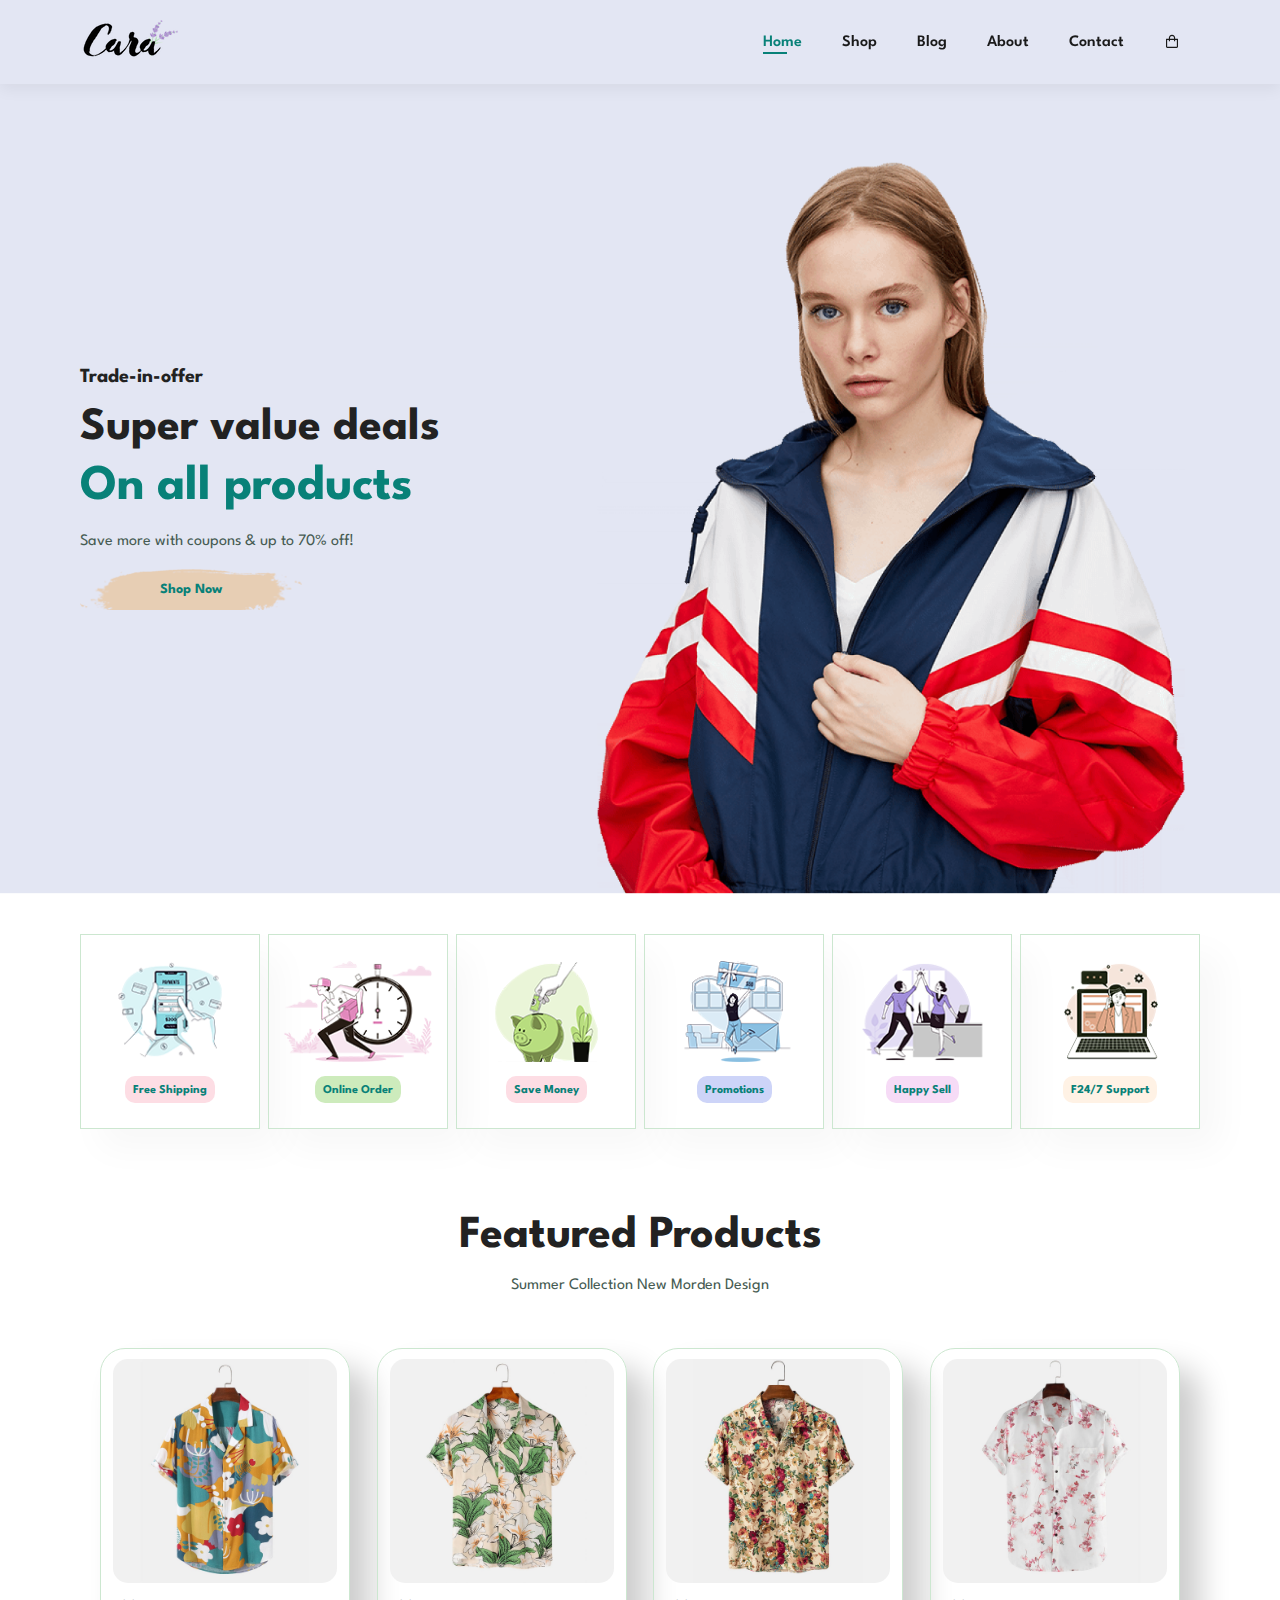
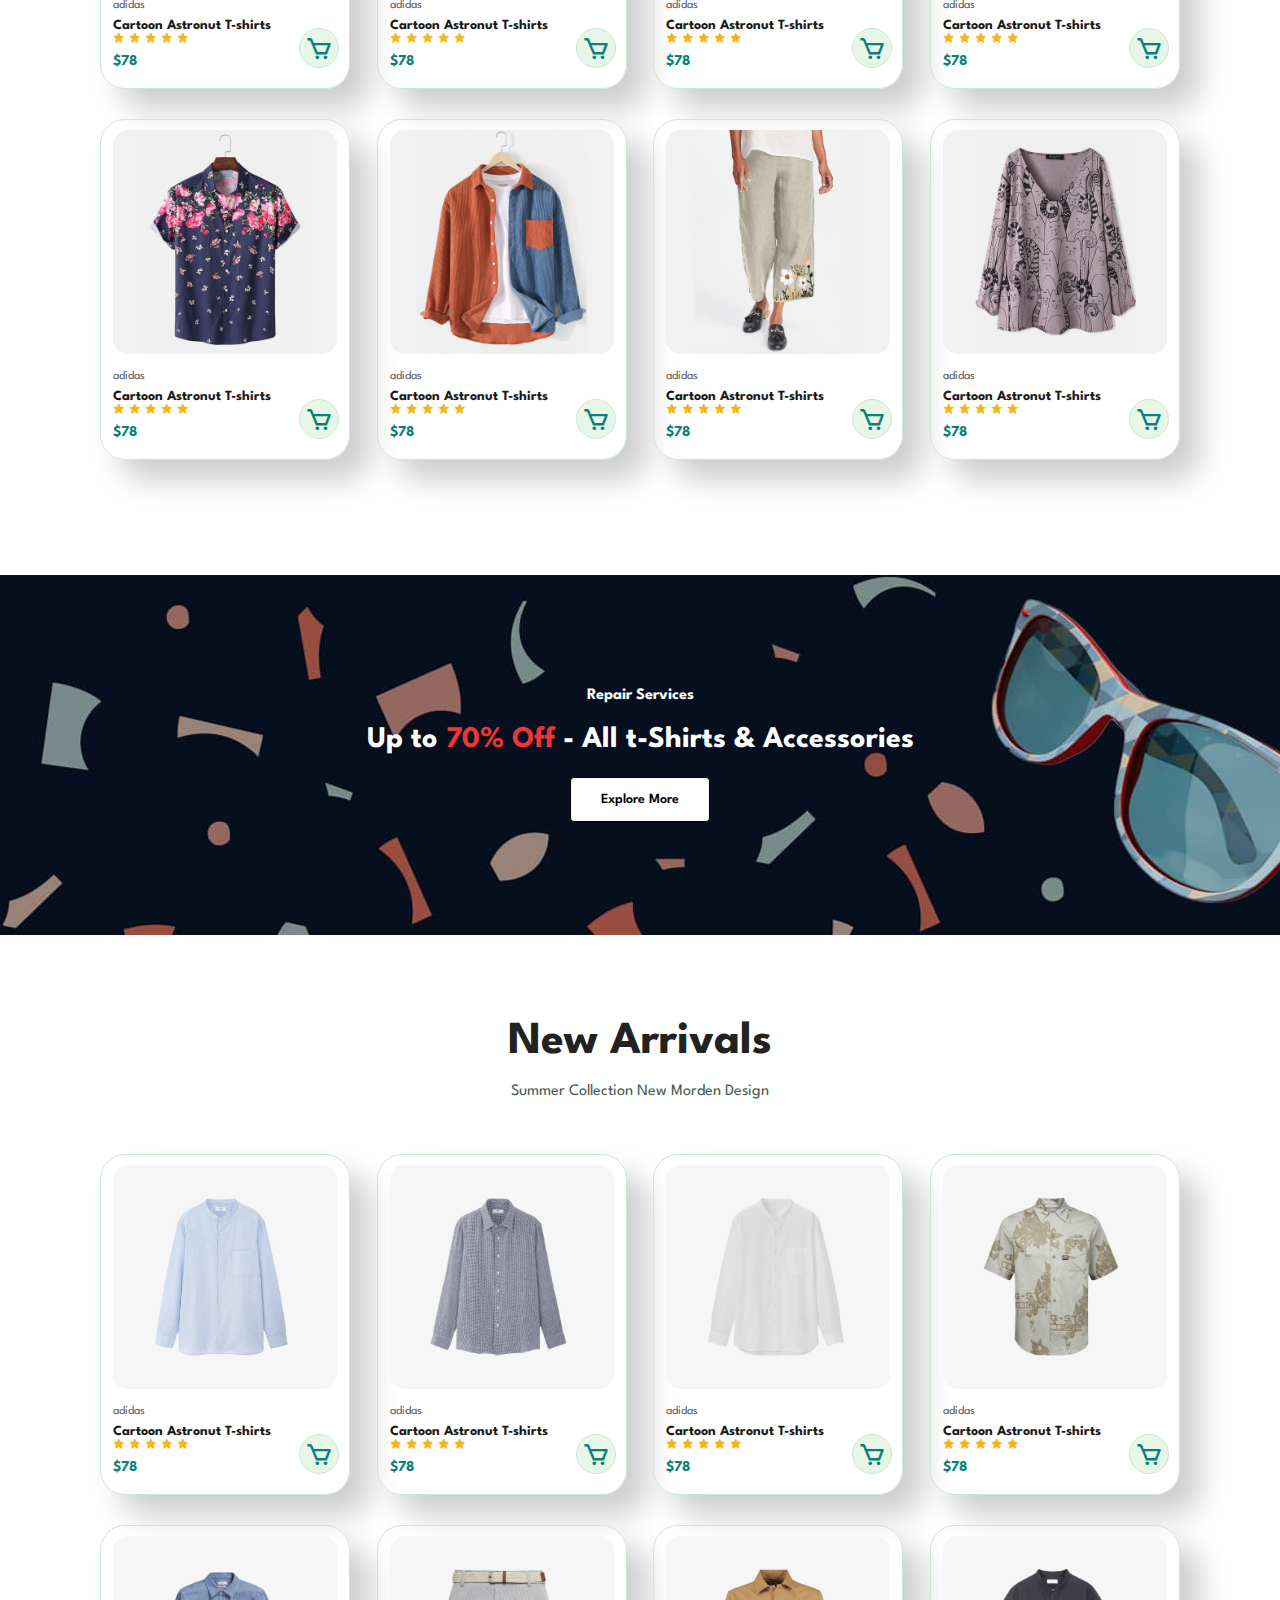
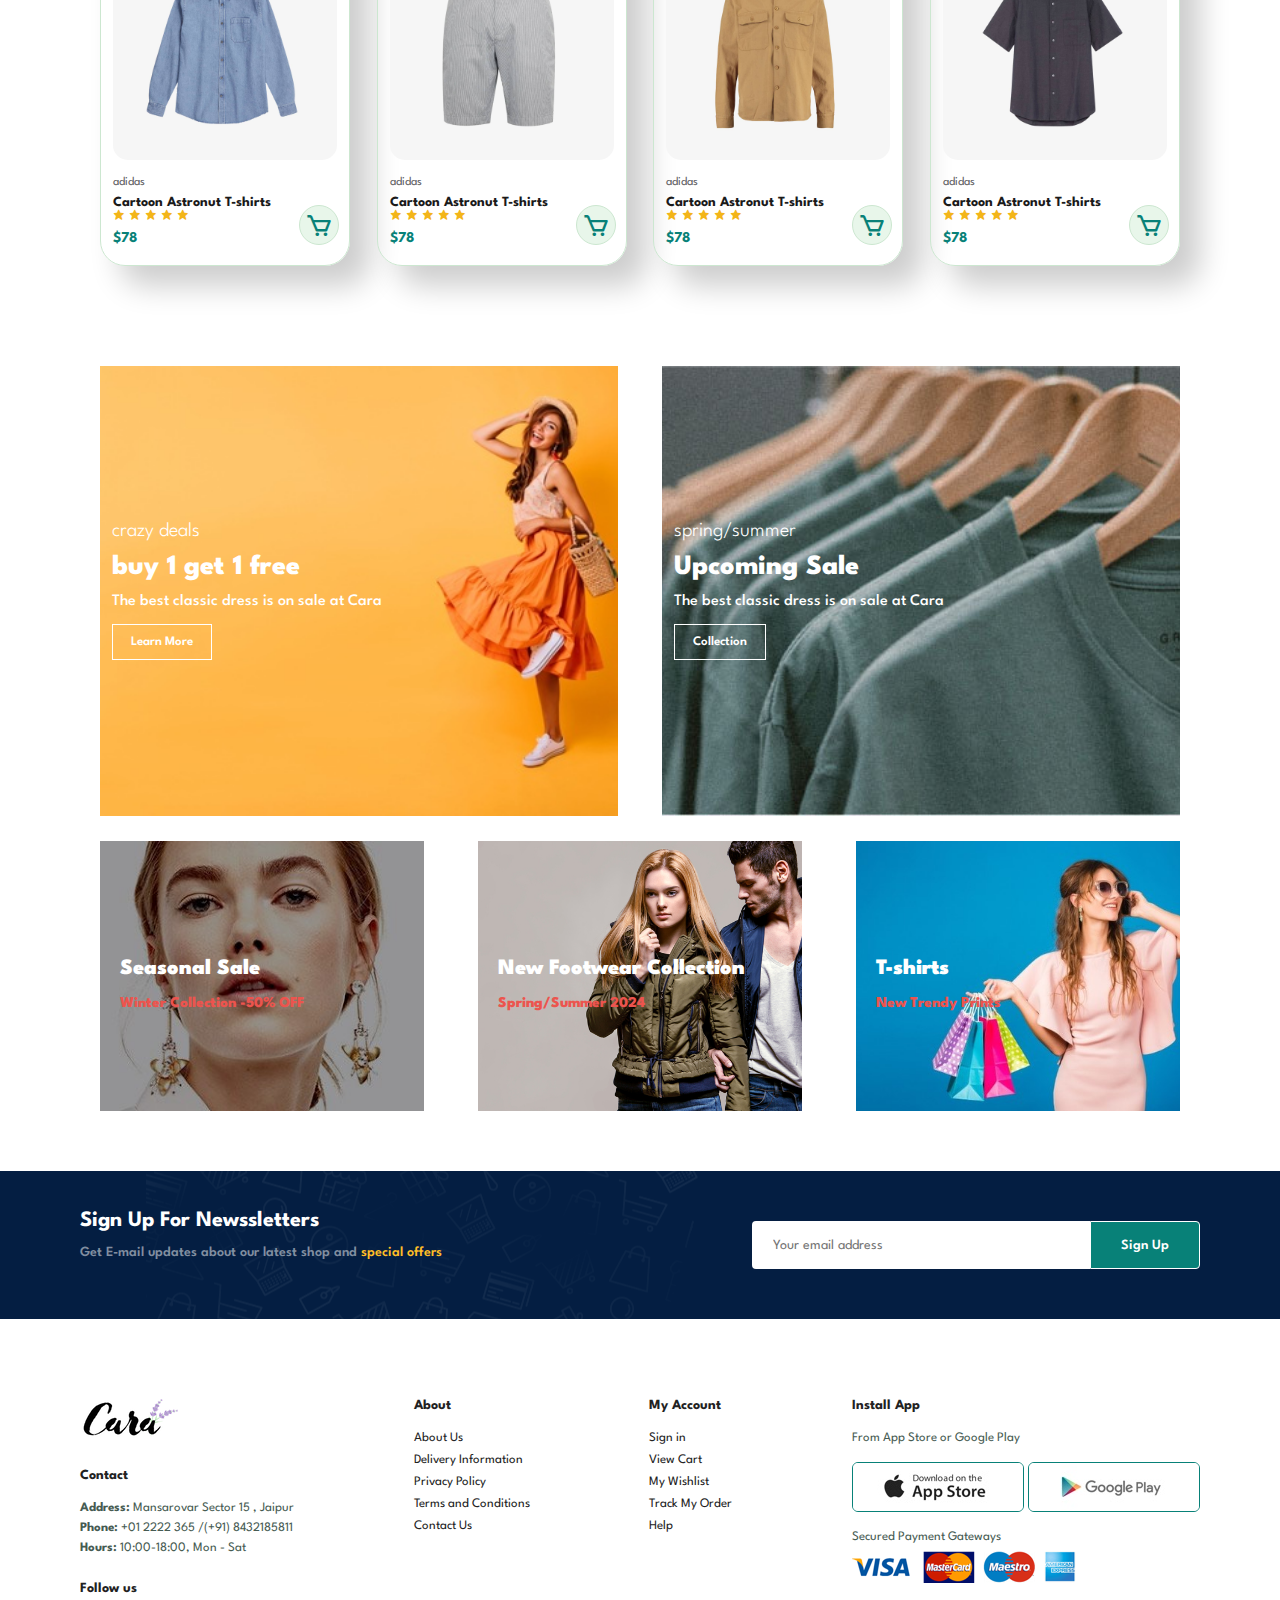
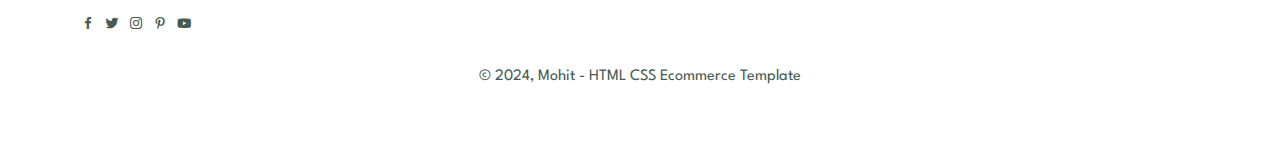
<file: index.html>
<!DOCTYPE html>
<html lang="en">
<head>
    <meta charset="UTF-8" />
    <meta http-equiv="X-UA-Compatible" content="IE=edge" />
    <meta name="viewport" content="width=device-width, initial-scale=1.0" />
    <title>E-commerce Website</title>
    <link
    href="https://unpkg.com/boxicons@2.1.4/css/boxicons.min.css"rel="stylesheet"/>
    <link rel="stylesheet" href="style.css" />
</head>
<body>
    <section id="header">
        <a href="#"><img src="img/logo.png" class="logo" alt="" /></a>
        <div>
        <ul id="navbar">
            <li><a class="active" href="index.html">Home</a></li>
            <li><a href="Shop.html">Shop</a></li>
            <li><a href="Blog.html">Blog</a></li>
            <li><a href="About.html">About</a></li>
            <li><a href="Contact.html">Contact</a></li>
            <li id="lg-bag"><a href="Cart.html"><i class="bx bx-shopping-bag"></i></a></li>
            <a href="#" id="close"><i class='bx bx-window-close' ></i></a>
        </ul>
        </div>
        <div id="mobile">
            <a href="Cart.html"><i class="bx bx-shopping-bag"></i></a>
            <i id="bar" class="bx bx-menu"></i>
        </div>
    </section>

    <section id="hero">
      <h4>Trade-in-offer</h4>
      <h2>Super value deals</h2>
      <h1>On all products</h1>
      <p>Save more with coupons & up to 70% off!</p>
      <button>Shop Now</button>
    </section>

    <section id="feature" class="section-p1">
      <div class="fe-box">
        <img src="img/features/f1.png" alt="" />
        <h6>Free Shipping</h6>
      </div>
      <div class="fe-box">
        <img src="img/features/f2.png" alt="" />
        <h6>Online Order</h6>
      </div>
      <div class="fe-box">
        <img src="img/features/f3.png" alt="" />
        <h6>Save Money</h6>
      </div>
      <div class="fe-box">
        <img src="img/features/f4.png" alt="" />
        <h6>Promotions</h6>
      </div>
      <div class="fe-box">
        <img src="img/features/f5.png" alt="" />
        <h6>Happy Sell</h6>
      </div>
      <div class="fe-box">
        <img src="img/features/f6.png" alt="" />
        <h6>F24/7 Support</h6>
      </div>
    </section>

    <section id="product1" class="section-p1">
        <h2>Featured Products</h2>
        <p>Summer Collection New Morden Design</p>
        <div class="pro-container">
            <div class="pro">
                <img src="img/products/f1.jpg" alt="" />
                <div class="des">
                    <span>adidas</span>
                    <h5>Cartoon Astronut T-shirts</h5>
                    <div class="star">
                        <i class='bx bxs-star'></i>
                        <i class='bx bxs-star'></i>
                        <i class='bx bxs-star'></i>
                        <i class='bx bxs-star'></i>
                        <i class='bx bxs-star'></i>
                    </div>
                    <h4>$78</h4>
                </div>
                <a href="#"><i class="bx bx-cart cart"></i></a>
            </div>

            <div class="pro">
                <img src="img/products/f2.jpg" alt="" />
                <div class="des">
                    <span>adidas</span>
                    <h5>Cartoon Astronut T-shirts</h5>
                    <div class="star">
                        <i class='bx bxs-star'></i>
                        <i class='bx bxs-star'></i>
                        <i class='bx bxs-star'></i>
                        <i class='bx bxs-star'></i>
                        <i class='bx bxs-star'></i>
                    </div>
                    <h4>$78</h4>
                </div>
                <a href="#"><i class="bx bx-cart cart"></i></a>
            </div>

            <div class="pro">
                <img src="img/products/f3.jpg" alt="" />
                <div class="des">
                    <span>adidas</span>
                    <h5>Cartoon Astronut T-shirts</h5>
                    <div class="star">
                        <i class='bx bxs-star'></i>
                        <i class='bx bxs-star'></i>
                        <i class='bx bxs-star'></i>
                        <i class='bx bxs-star'></i>
                        <i class='bx bxs-star'></i>
                    </div>
                    <h4>$78</h4>
                </div>
                <a href="#"><i class="bx bx-cart cart"></i></a>
            </div>

            <div class="pro">
                <img src="img/products/f4.jpg" alt="" />
                <div class="des">
                    <span>adidas</span>
                    <h5>Cartoon Astronut T-shirts</h5>
                    <div class="star">
                        <i class='bx bxs-star'></i>
                        <i class='bx bxs-star'></i>
                        <i class='bx bxs-star'></i>
                        <i class='bx bxs-star'></i>
                        <i class='bx bxs-star'></i>
                    </div>
                    <h4>$78</h4>
                </div>
                <a href="#"><i class="bx bx-cart cart"></i></a>
            </div>

            <div class="pro">
                <img src="img/products/f5.jpg" alt="" />
                <div class="des">
                    <span>adidas</span>
                    <h5>Cartoon Astronut T-shirts</h5>
                    <div class="star">
                        <i class='bx bxs-star'></i>
                        <i class='bx bxs-star'></i>
                        <i class='bx bxs-star'></i>
                        <i class='bx bxs-star'></i>
                        <i class='bx bxs-star'></i>
                    </div>
                    <h4>$78</h4>
                </div>
                <a href="#"><i class="bx bx-cart cart"></i></a>
            </div>

            <div class="pro">
                <img src="img/products/f6.jpg" alt="" />
                <div class="des">
                    <span>adidas</span>
                    <h5>Cartoon Astronut T-shirts</h5>
                    <div class="star">
                        <i class='bx bxs-star'></i>
                        <i class='bx bxs-star'></i>
                        <i class='bx bxs-star'></i>
                        <i class='bx bxs-star'></i>
                        <i class='bx bxs-star'></i>
                    </div>
                    <h4>$78</h4>
                </div>
                <a href="#"><i class="bx bx-cart cart"></i></a>
            </div>

            <div class="pro">
                <img src="img/products/f7.jpg" alt="" />
                <div class="des">
                    <span>adidas</span>
                    <h5>Cartoon Astronut T-shirts</h5>
                    <div class="star">
                        <i class='bx bxs-star'></i>
                        <i class='bx bxs-star'></i>
                        <i class='bx bxs-star'></i>
                        <i class='bx bxs-star'></i>
                        <i class='bx bxs-star'></i>
                    </div>
                    <h4>$78</h4>
                </div>
                <a href="#"><i class="bx bx-cart cart"></i></a>
            </div>

            <div class="pro">
                <img src="img/products/f8.jpg" alt="" />
                <div class="des">
                    <span>adidas</span>
                    <h5>Cartoon Astronut T-shirts</h5>
                    <div class="star">
                        <i class='bx bxs-star'></i>
                        <i class='bx bxs-star'></i>
                        <i class='bx bxs-star'></i>
                        <i class='bx bxs-star'></i>
                        <i class='bx bxs-star'></i>
                    </div>
                    <h4>$78</h4>
                </div>
                <a href="#"><i class="bx bx-cart cart"></i></a>
            </div>
        </div>
    </section>

    <section id="banner" class="section-m1">
        <h4>Repair Services</h4>
        <h2>Up to <span>70% Off</span> - All t-Shirts & Accessories</h2>
        <button class="normal">Explore More</button>
    </section>

    <section id="product1" class="section-p1">
        <h2>New Arrivals</h2>
        <p>Summer Collection New Morden Design</p>
        <div class="pro-container">
            <div class="pro">
                <img src="img/products/n1.jpg" alt="" />
                <div class="des">
                    <span>adidas</span>
                    <h5>Cartoon Astronut T-shirts</h5>
                    <div class="star">
                        <i class='bx bxs-star'></i>
                        <i class='bx bxs-star'></i>
                        <i class='bx bxs-star'></i>
                        <i class='bx bxs-star'></i>
                        <i class='bx bxs-star'></i>
                    </div>
                    <h4>$78</h4>
                </div>
                <a href="#"><i class="bx bx-cart cart"></i></a>
            </div>

            <div class="pro">
                <img src="img/products/n2.jpg" alt="" />
                <div class="des">
                    <span>adidas</span>
                    <h5>Cartoon Astronut T-shirts</h5>
                    <div class="star">
                        <i class='bx bxs-star'></i>
                        <i class='bx bxs-star'></i>
                        <i class='bx bxs-star'></i>
                        <i class='bx bxs-star'></i>
                        <i class='bx bxs-star'></i>
                    </div>
                    <h4>$78</h4>
                </div>
                <a href="#"><i class="bx bx-cart cart"></i></a>
            </div>

            <div class="pro">
                <img src="img/products/n3.jpg" alt="" />
                <div class="des">
                    <span>adidas</span>
                    <h5>Cartoon Astronut T-shirts</h5>
                    <div class="star">
                        <i class='bx bxs-star'></i>
                        <i class='bx bxs-star'></i>
                        <i class='bx bxs-star'></i>
                        <i class='bx bxs-star'></i>
                        <i class='bx bxs-star'></i>
                    </div>
                    <h4>$78</h4>
                </div>
                <a href="#"><i class="bx bx-cart cart"></i></a>
            </div>

            <div class="pro">
                <img src="img/products/n4.jpg" alt="" />
                <div class="des">
                    <span>adidas</span>
                    <h5>Cartoon Astronut T-shirts</h5>
                    <div class="star">
                        <i class='bx bxs-star'></i>
                        <i class='bx bxs-star'></i>
                        <i class='bx bxs-star'></i>
                        <i class='bx bxs-star'></i>
                        <i class='bx bxs-star'></i>
                    </div>
                    <h4>$78</h4>
                </div>
                <a href="#"><i class="bx bx-cart cart"></i></a>
            </div>

            <div class="pro">
                <img src="img/products/n5.jpg" alt="" />
                <div class="des">
                    <span>adidas</span>
                    <h5>Cartoon Astronut T-shirts</h5>
                    <div class="star">
                        <i class='bx bxs-star'></i>
                        <i class='bx bxs-star'></i>
                        <i class='bx bxs-star'></i>
                        <i class='bx bxs-star'></i>
                        <i class='bx bxs-star'></i>
                    </div>
                    <h4>$78</h4>
                </div>
                <a href="#"><i class="bx bx-cart cart"></i></a>
            </div>

            <div class="pro">
                <img src="img/products/n6.jpg" alt="" />
                <div class="des">
                    <span>adidas</span>
                    <h5>Cartoon Astronut T-shirts</h5>
                    <div class="star">
                        <i class='bx bxs-star'></i>
                        <i class='bx bxs-star'></i>
                        <i class='bx bxs-star'></i>
                        <i class='bx bxs-star'></i>
                        <i class='bx bxs-star'></i>
                    </div>
                    <h4>$78</h4>
                </div>
                <a href="#"><i class="bx bx-cart cart"></i></a>
            </div>

            <div class="pro">
                <img src="img/products/n7.jpg" alt="" />
                <div class="des">
                    <span>adidas</span>
                    <h5>Cartoon Astronut T-shirts</h5>
                    <div class="star">
                        <i class='bx bxs-star'></i>
                        <i class='bx bxs-star'></i>
                        <i class='bx bxs-star'></i>
                        <i class='bx bxs-star'></i>
                        <i class='bx bxs-star'></i>
                    </div>
                    <h4>$78</h4>
                </div>
                <a href="#"><i class="bx bx-cart cart"></i></a>
            </div>

            <div class="pro">
                <img src="img/products/n8.jpg" alt="" />
                <div class="des">
                    <span>adidas</span>
                    <h5>Cartoon Astronut T-shirts</h5>
                    <div class="star">
                        <i class='bx bxs-star'></i>
                        <i class='bx bxs-star'></i>
                        <i class='bx bxs-star'></i>
                        <i class='bx bxs-star'></i>
                        <i class='bx bxs-star'></i>
                    </div>
                    <h4>$78</h4>
                </div>
                <a href="#"><i class="bx bx-cart cart"></i></a>
            </div>
        </div>
    </section>

    <section id="sm-banner" class="section-p2">
        <div class="pro-container">
            <div class="pro">
                <h4>crazy deals</h4>
                <h2>buy 1 get 1 free</h2>
                <span>The best classic dress is on sale at Cara</span>
                <button class="white">Learn More</button>
            </div>

            <div class="pro pro2">
                <h4>spring/summer</h4>
                <h2>Upcoming Sale</h2>
                <span>The best classic dress is on sale at Cara</span>
                <button class="white">Collection</button>
            </div>
        </div>
    </section>

    <section id="new-banner" >
        <div class="pro-container">
            <div class="pro">
                <h2>Seasonal Sale</h2>
                <h3>Winter Collection -50% OFF</h3>
            </div>

            <div class="pro pro1">
                <h2>New Footwear Collection</h2>
                <h3>Spring/Summer 2024</h3>
            </div>

            <div class="pro pro2">
                <h2>T-shirts</h2>
                <h3>New Trendy Prints</h3>
            </div>
        </div>
    </section>
    
    <section id="newssletter">
        <div class="news-container section-p1 section-m1">
            <div class="newstext">
                <h4>Sign Up For Newssletters</h4>
                <p>Get E-mail updates about our latest shop and <span>special offers</span></p>
            </div>
    
            <div class="form">
                <input type="text" placeholder="Your email address">
                <button class="normal">Sign Up</button>
            </div>
        </div>
    </section>

    <footer class="section-p1">
        <div class="col">
            <img class="logo" src="img/logo.png" alt="">
            <h4>Contact</h4>
            <p><strong>Address:</strong> Mansarovar Sector 15 , Jaipur</p>
            <p><strong>Phone:</strong> +01 2222 365 /(+91) 8432185811</p>
            <p><strong>Hours:</strong> 10:00-18:00, Mon - Sat</p>
            <div class="follow">
                <h4>Follow us</h4>
                <div class="icon">
                    <i class="bx bxl-facebook"></i>
                    <i class='bx bxl-twitter'></i>
                    <i class='bx bxl-instagram'></i>
                    <i class='bx bxl-pinterest-alt'></i>
                    <i class='bx bxl-youtube' ></i>
                </div>
            </div>
        </div>

        <div class="col">
            <h4>About</h4>
            <a href="#">About Us</a>
            <a href="#">Delivery Information</a>
            <a href="#">Privacy Policy</a>
            <a href="#">Terms and Conditions</a>
            <a href="#">Contact Us</a>
        </div>

        <div class="col">
            <h4>My Account</h4>
            <a href="#">Sign in</a>
            <a href="#">View Cart</a>
            <a href="#">My Wishlist</a>
            <a href="#">Track My Order</a>
            <a href="#">Help</a>
        </div>

        <div class="col install">
            <h4>Install App</h4>
            <p>From App Store or Google Play</p>
            <div class="row">
                <img src="img/pay/app.jpg" alt="">
                <img src="img/pay/play.jpg" alt="">
            </div>
            <p>Secured Payment Gateways</p>
            <img src="img/pay/pay.png" alt="">
        </div>

        <div class="copyright">
            <p>© 2024, Mohit - HTML CSS Ecommerce Template</p>
        </div>
    </footer>

    

    <script src="script.js"></script>
</body>
</html>
</file>
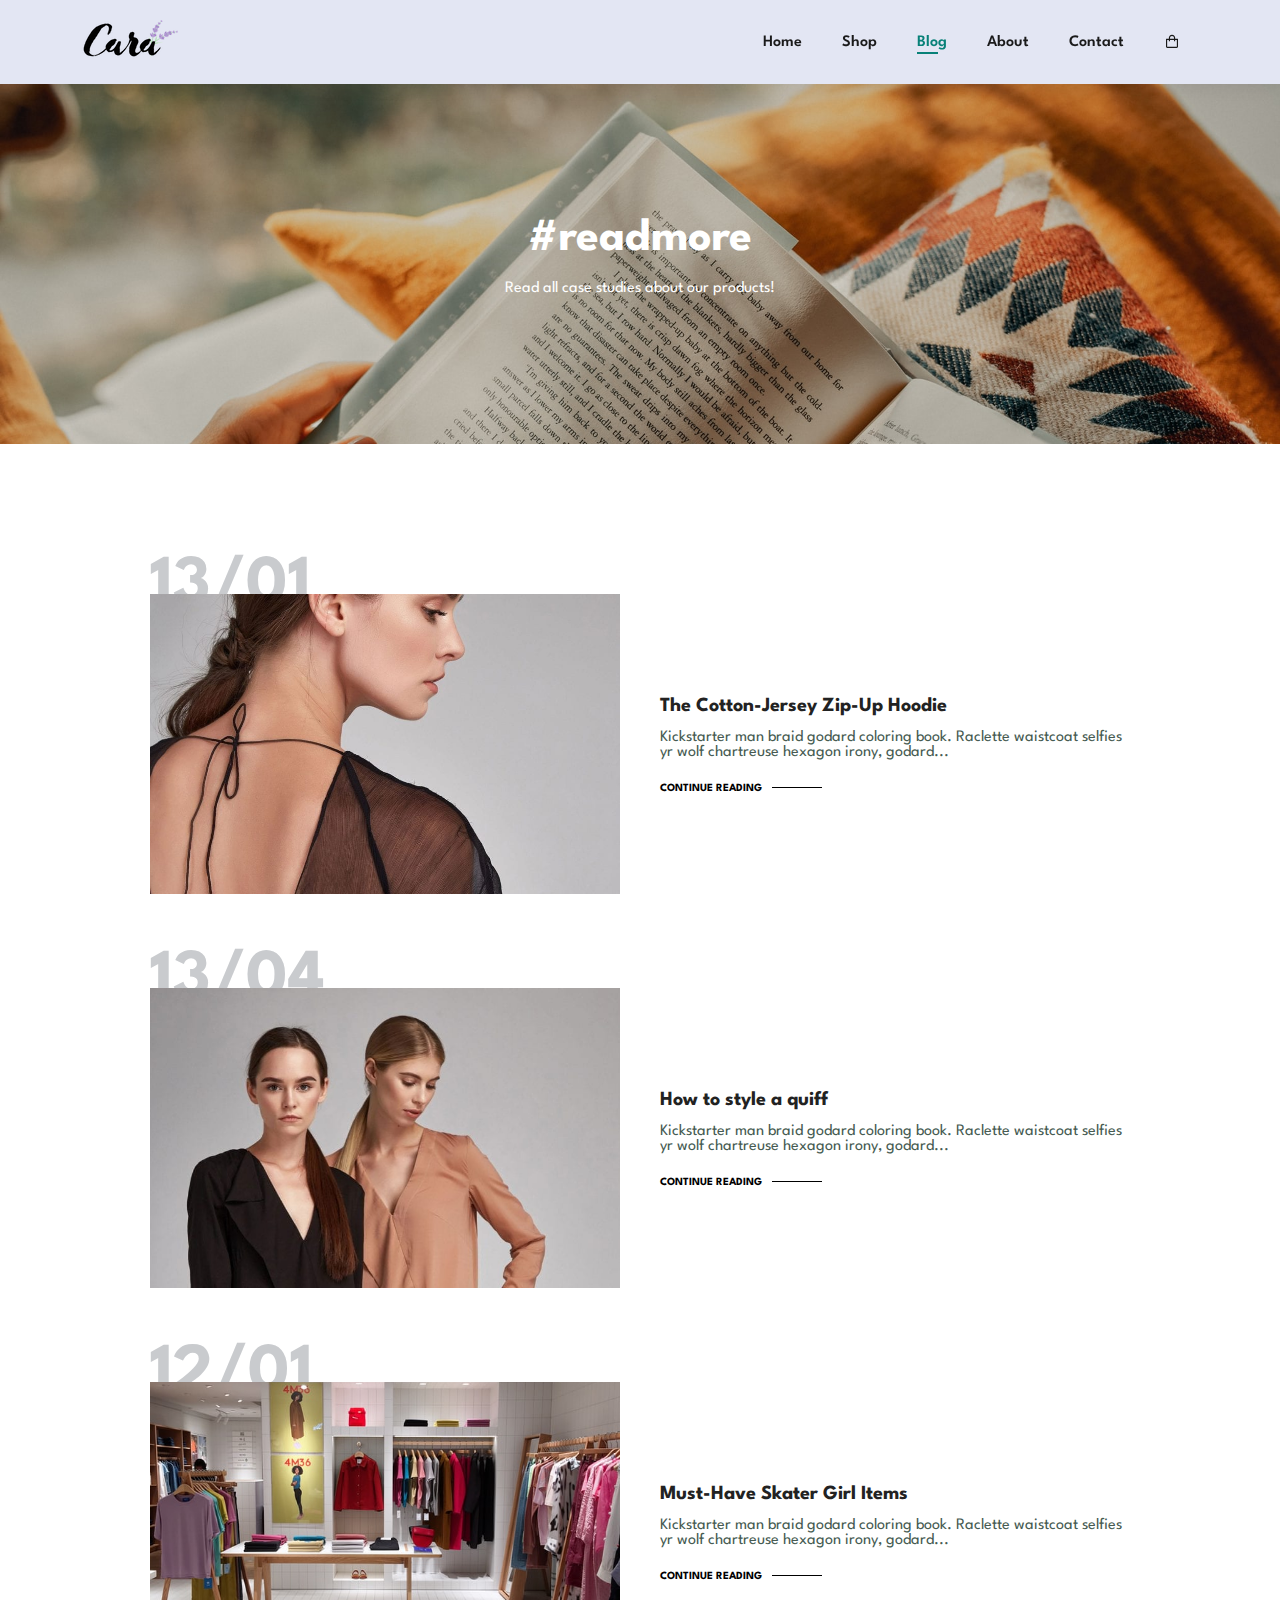
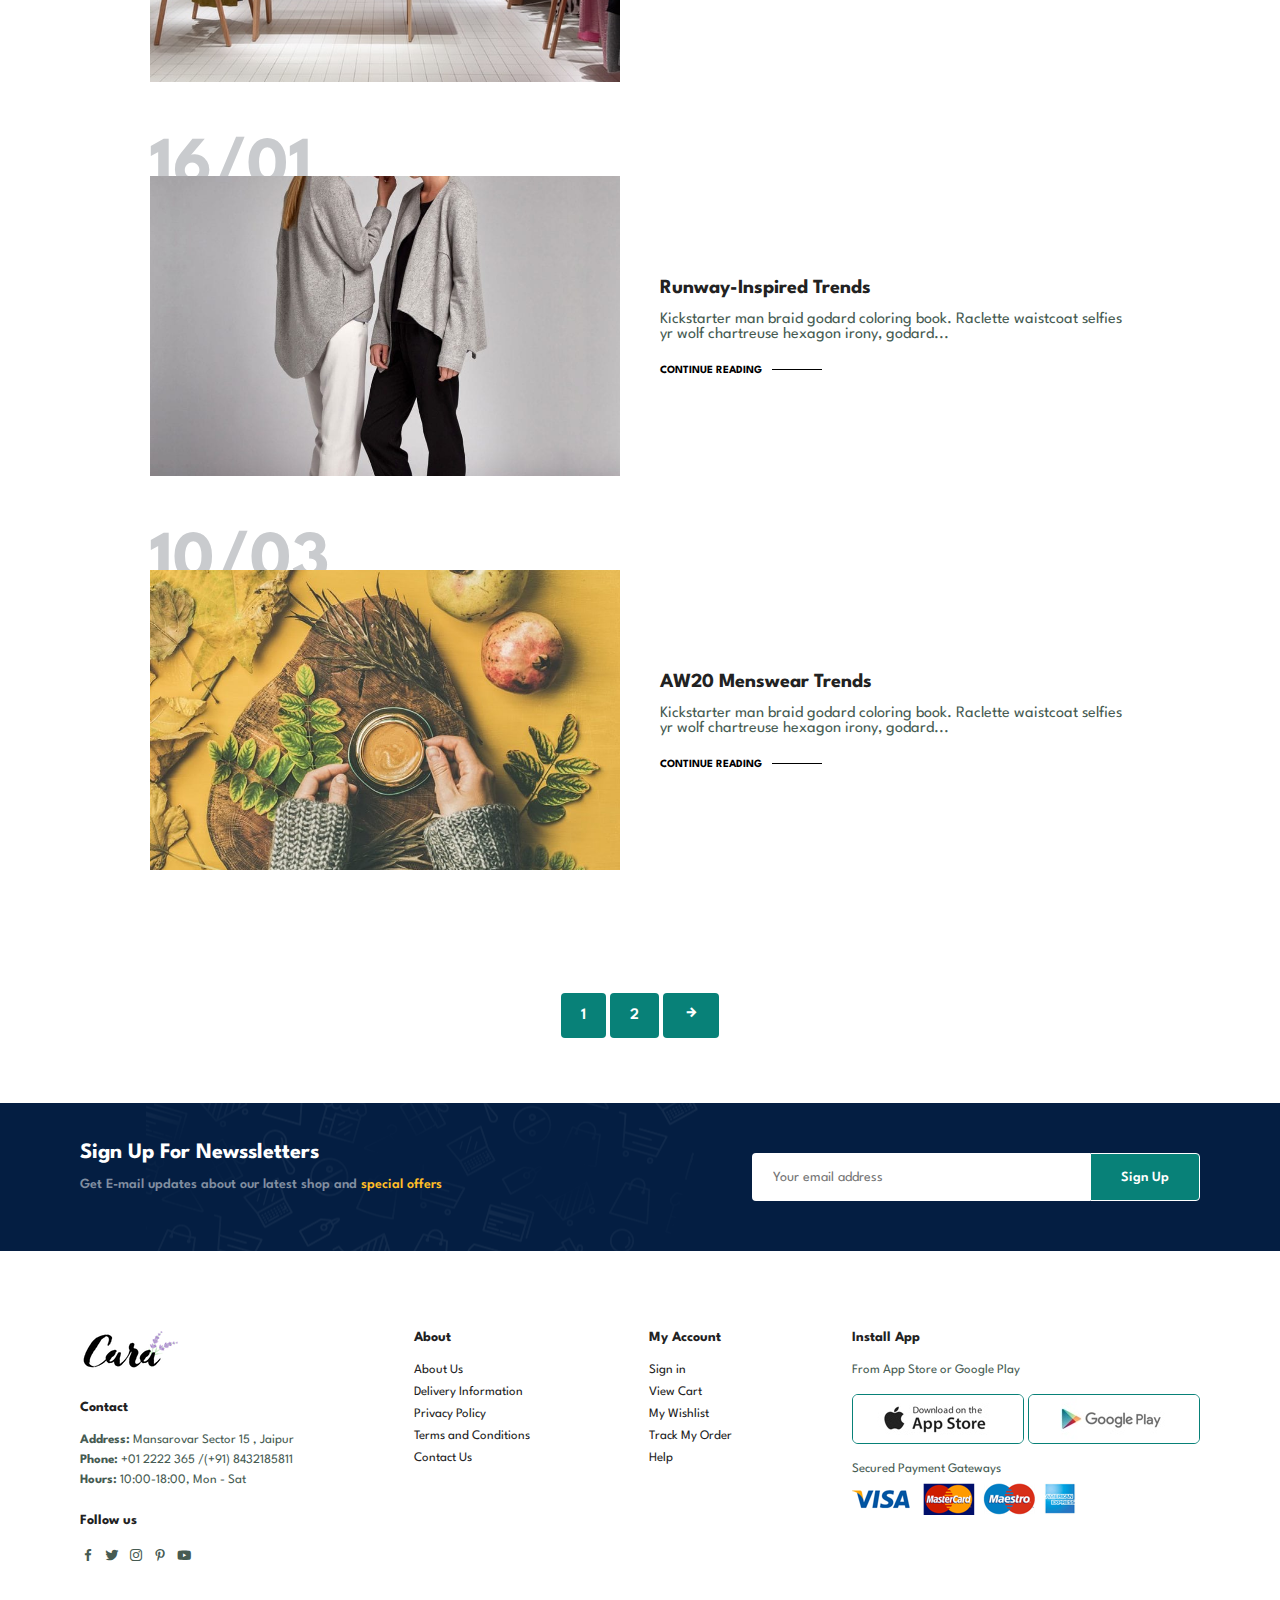
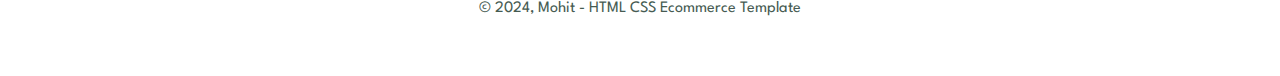
<file: Blog.html>
<!DOCTYPE html>
<html lang="en">
<head>
    <meta charset="UTF-8" />
    <meta http-equiv="X-UA-Compatible" content="IE=edge" />
    <meta name="viewport" content="width=device-width, initial-scale=1.0" />
    <title>E-commerce Website</title>
    <link
    href="https://unpkg.com/boxicons@2.1.4/css/boxicons.min.css"rel="stylesheet"/>
    <link rel="stylesheet" href="style.css" />
</head>
<body>
    <section id="header">
        <a href="#"><img src="img/logo.png" class="logo" alt="" /></a>
        <div>
        <ul id="navbar">
            <li><a href="index.html">Home</a></li>
            <li><a href="Shop.html">Shop</a></li>
            <li><a class="active" href="Blog.html">Blog</a></li>
            <li><a href="About.html">About</a></li>
            <li><a href="Contact.html">Contact</a></li>
            <li id="lg-bag"><a href="Cart.html"><i class="bx bx-shopping-bag"></i></a></li>
            <a href="#" id="close"><i class='bx bx-window-close' ></i></a>
        </ul>
        </div>
        <div id="mobile">
            <a href="Cart.html"><i class="bx bx-shopping-bag"></i></a>
            <i id="bar" class="bx bx-menu"></i>
        </div>
    </section>

    <section id="page-header" class="blog-header">
        <h2>#readmore</h2>
        <p>Read all case studies about our products!</p>
    </section>

    <section id="blog">
        <div class="blog-box">
            <div class="blog-img">
                <img src="img/blog/b1.jpg" alt="">
            </div>
            <div class="blog-details">
                <h4>The Cotton-Jersey Zip-Up Hoodie</h4>
                <p>Kickstarter man braid godard coloring book. Raclette waistcoat selfies
                    yr wolf chartreuse hexagon irony, godard...</p>
                <a href="#">CONTINUE READING</a>
            </div>
            <h1>13/01</h1>
        </div>

        <div class="blog-box">
            <div class="blog-img">
                <img src="img/blog/b2.jpg" alt="">
            </div>
            <div class="blog-details">
                <h4>How to style a quiff</h4>
                <p>Kickstarter man braid godard coloring book. Raclette waistcoat selfies
                    yr wolf chartreuse hexagon irony, godard...</p>
                <a href="#">CONTINUE READING</a>
            </div>
            <h1>13/04</h1>
        </div>

        <div class="blog-box">
            <div class="blog-img">
                <img src="img/blog/b3.jpg" alt="">
            </div>
            <div class="blog-details">
                <h4>Must-Have Skater Girl Items</h4>
                <p>Kickstarter man braid godard coloring book. Raclette waistcoat selfies
                    yr wolf chartreuse hexagon irony, godard...</p>
                <a href="#">CONTINUE READING</a>
            </div>
            <h1>12/01</h1>
        </div>

        <div class="blog-box">
            <div class="blog-img">
                <img src="img/blog/b4.jpg" alt="">
            </div>
            <div class="blog-details">
                <h4>Runway-Inspired Trends</h4>
                <p>Kickstarter man braid godard coloring book. Raclette waistcoat selfies
                    yr wolf chartreuse hexagon irony, godard...</p>
                <a href="#">CONTINUE READING</a>
            </div>
            <h1>16/01</h1>
        </div>

        <div class="blog-box">
            <div class="blog-img">
                <img src="img/blog/b6.jpg" alt="">
            </div>
            <div class="blog-details">
                <h4>AW20 Menswear Trends</h4>
                <p>Kickstarter man braid godard coloring book. Raclette waistcoat selfies
                    yr wolf chartreuse hexagon irony, godard...</p>
                <a href="#">CONTINUE READING</a>
            </div>
            <h1>10/03</h1>
        </div>
    </section>

    <section id="pagination" class="section-p1">
        <a href="#">1</a>
        <a href="#">2</a>
        <a href="#"><i class='bx bx-right-arrow-alt'></i></a>
    </section>

    
    <section id="newssletter">
        <div class="news-container section-p1 section-m1">
            <div class="newstext">
                <h4>Sign Up For Newssletters</h4>
                <p>Get E-mail updates about our latest shop and <span>special offers</span></p>
            </div>
    
            <div class="form">
                <input type="text" placeholder="Your email address">
                <button class="normal">Sign Up</button>
            </div>
        </div>
    </section>


    <footer class="section-p1">
        <div class="col">
            <img class="logo" src="img/logo.png" alt="">
            <h4>Contact</h4>
            <p><strong>Address:</strong> Mansarovar Sector 15 , Jaipur</p>
            <p><strong>Phone:</strong> +01 2222 365 /(+91) 8432185811</p>
            <p><strong>Hours:</strong> 10:00-18:00, Mon - Sat</p>
            <div class="follow">
                <h4>Follow us</h4>
                <div class="icon">
                    <i class="bx bxl-facebook"></i>
                    <i class='bx bxl-twitter'></i>
                    <i class='bx bxl-instagram'></i>
                    <i class='bx bxl-pinterest-alt'></i>
                    <i class='bx bxl-youtube' ></i>
                </div>
            </div>
        </div>

        <div class="col">
            <h4>About</h4>
            <a href="#">About Us</a>
            <a href="#">Delivery Information</a>
            <a href="#">Privacy Policy</a>
            <a href="#">Terms and Conditions</a>
            <a href="#">Contact Us</a>
        </div>

        <div class="col">
            <h4>My Account</h4>
            <a href="#">Sign in</a>
            <a href="#">View Cart</a>
            <a href="#">My Wishlist</a>
            <a href="#">Track My Order</a>
            <a href="#">Help</a>
        </div>

        <div class="col install">
            <h4>Install App</h4>
            <p>From App Store or Google Play</p>
            <div class="row">
                <img src="img/pay/app.jpg" alt="">
                <img src="img/pay/play.jpg" alt="">
            </div>
            <p>Secured Payment Gateways</p>
            <img src="img/pay/pay.png" alt="">
        </div>

        <div class="copyright">
            <p>© 2024, Mohit - HTML CSS Ecommerce Template</p>
        </div>
    </footer>

    

    <script src="script.js"></script>
</body>
</html>
</file>
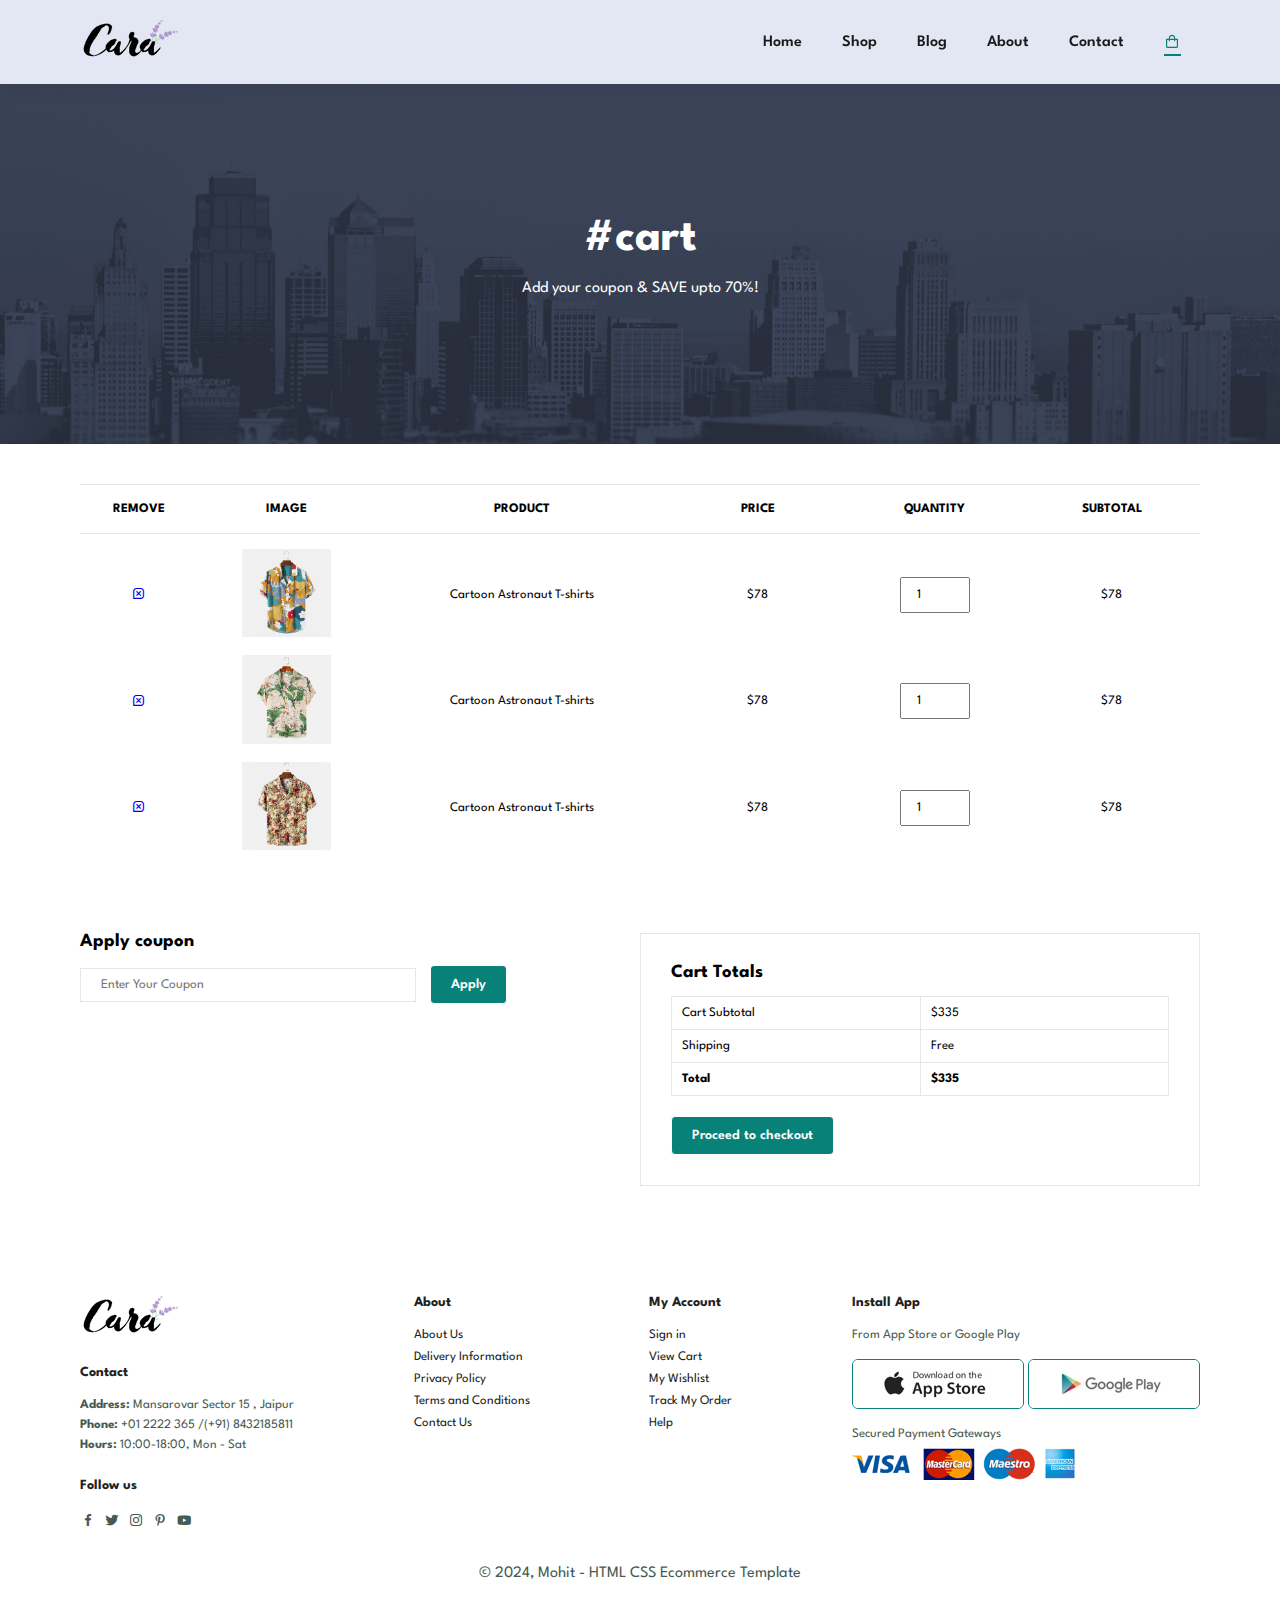
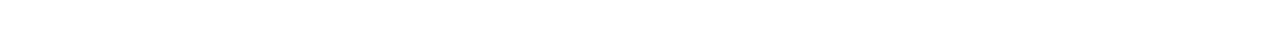
<file: Cart.html>
<!DOCTYPE html>
<html lang="en">
<head>
    <meta charset="UTF-8" />
    <meta http-equiv="X-UA-Compatible" content="IE=edge" />
    <meta name="viewport" content="width=device-width, initial-scale=1.0" />
    <title>E-commerce Website</title>
    <link
    href="https://unpkg.com/boxicons@2.1.4/css/boxicons.min.css"rel="stylesheet"/>
    <link rel="stylesheet" href="style.css" />
</head>
<body>
    <section id="header">
        <a href="#"><img src="img/logo.png" class="logo" alt="" /></a>
        <div>
        <ul id="navbar">
            <li><a href="index.html">Home</a></li>
            <li><a href="Shop.html">Shop</a></li>
            <li><a href="Blog.html">Blog</a></li>
            <li><a href="About.html">About</a></li>
            <li><a href="Contact.html">Contact</a></li>
            <li id="lg-bag"><a class="active" href="Cart.html"><i class="bx bx-shopping-bag"></i></a></li>
            <a href="#" id="close"><i class='bx bx-window-close' ></i></a>
        </ul>
        </div>
        <div id="mobile">
            <a href="Cart.html"><i class="bx bx-shopping-bag"></i></a>
            <i id="bar" class="bx bx-menu"></i>
        </div>
    </section>

    <section id="page-header"class="about-header">
        <h2>#cart</h2>
        <p>Add your coupon & SAVE upto 70%!</p>
    </section>

    <section id="cart" class="section-p1">
        <table width="100%">
            <thead>
                <tr>
                <td>Remove</td>
                <td>Image</td>
                <td>Product</td>
                <td>Price</td>
                <td>Quantity</td>
                <td>Subtotal</td>
                </tr>
            </thead>

            <tbody>
                <tr>
                    <td><a href="#"><i class='bx bx-message-square-x'></i></a></td>
                    <td><img src="img/products/f1.jpg" alt=""></td>
                    <td>Cartoon Astronaut T-shirts</td>
                    <td>$78</td>
                    <td><input type="number" value="1"></td>
                    <td>$78</td>
                </tr>

                <tr>
                    <td><a href="#"><i class='bx bx-message-square-x'></i></a></td>
                    <td><img src="img/products/f2.jpg" alt=""></td>
                    <td>Cartoon Astronaut T-shirts</td>
                    <td>$78</td>
                    <td><input type="number" value="1"></td>
                    <td>$78</td>
                </tr>

                <tr>
                    <td><a href="#"><i class='bx bx-message-square-x'></i></a></td>
                    <td><img src="img/products/f3.jpg" alt=""></td>
                    <td>Cartoon Astronaut T-shirts</td>
                    <td>$78</td>
                    <td><input type="number" value="1"></td>
                    <td>$78</td>
                </tr>
            </tbody>
        </table>
    </section>

    <section id="cart-add" class="section-p1">
        <div id="coupon">
            <h3>Apply coupon</h3>
            <div>
                <input type="text" placeholder="Enter Your Coupon">
                <button class="normal">Apply</button>
            </div>
        </div>

        <div id="subtotal">
            <h3>Cart Totals</h3>
            <table>
                <tr>
                    <td>Cart Subtotal</td>
                    <td>$335</td>
                </tr>

                <tr>
                    <td>Shipping</td>
                    <td>Free</td>
                </tr>

                <tr>
                    <td><strong>Total</strong></td>
                    <td><strong>$335</strong></td>
                </tr>
            </table>
            <button class="normal">Proceed to checkout</button>
        </div>
    </section>

    <footer class="section-p1">
        <div class="col">
            <img class="logo" src="img/logo.png" alt="">
            <h4>Contact</h4>
            <p><strong>Address:</strong> Mansarovar Sector 15 , Jaipur</p>
            <p><strong>Phone:</strong> +01 2222 365 /(+91) 8432185811</p>
            <p><strong>Hours:</strong> 10:00-18:00, Mon - Sat</p>
            <div class="follow">
                <h4>Follow us</h4>
                <div class="icon">
                    <i class="bx bxl-facebook"></i>
                    <i class='bx bxl-twitter'></i>
                    <i class='bx bxl-instagram'></i>
                    <i class='bx bxl-pinterest-alt'></i>
                    <i class='bx bxl-youtube' ></i>
                </div>
            </div>
        </div>

        <div class="col">
            <h4>About</h4>
            <a href="#">About Us</a>
            <a href="#">Delivery Information</a>
            <a href="#">Privacy Policy</a>
            <a href="#">Terms and Conditions</a>
            <a href="#">Contact Us</a>
        </div>

        <div class="col">
            <h4>My Account</h4>
            <a href="#">Sign in</a>
            <a href="#">View Cart</a>
            <a href="#">My Wishlist</a>
            <a href="#">Track My Order</a>
            <a href="#">Help</a>
        </div>

        <div class="col install">
            <h4>Install App</h4>
            <p>From App Store or Google Play</p>
            <div class="row">
                <img src="img/pay/app.jpg" alt="">
                <img src="img/pay/play.jpg" alt="">
            </div>
            <p>Secured Payment Gateways</p>
            <img src="img/pay/pay.png" alt="">
        </div>

        <div class="copyright">
            <p>© 2024, Mohit - HTML CSS Ecommerce Template</p>
        </div>
    </footer>


    <script src="script.js"></script>
</body>
</html>
</file>
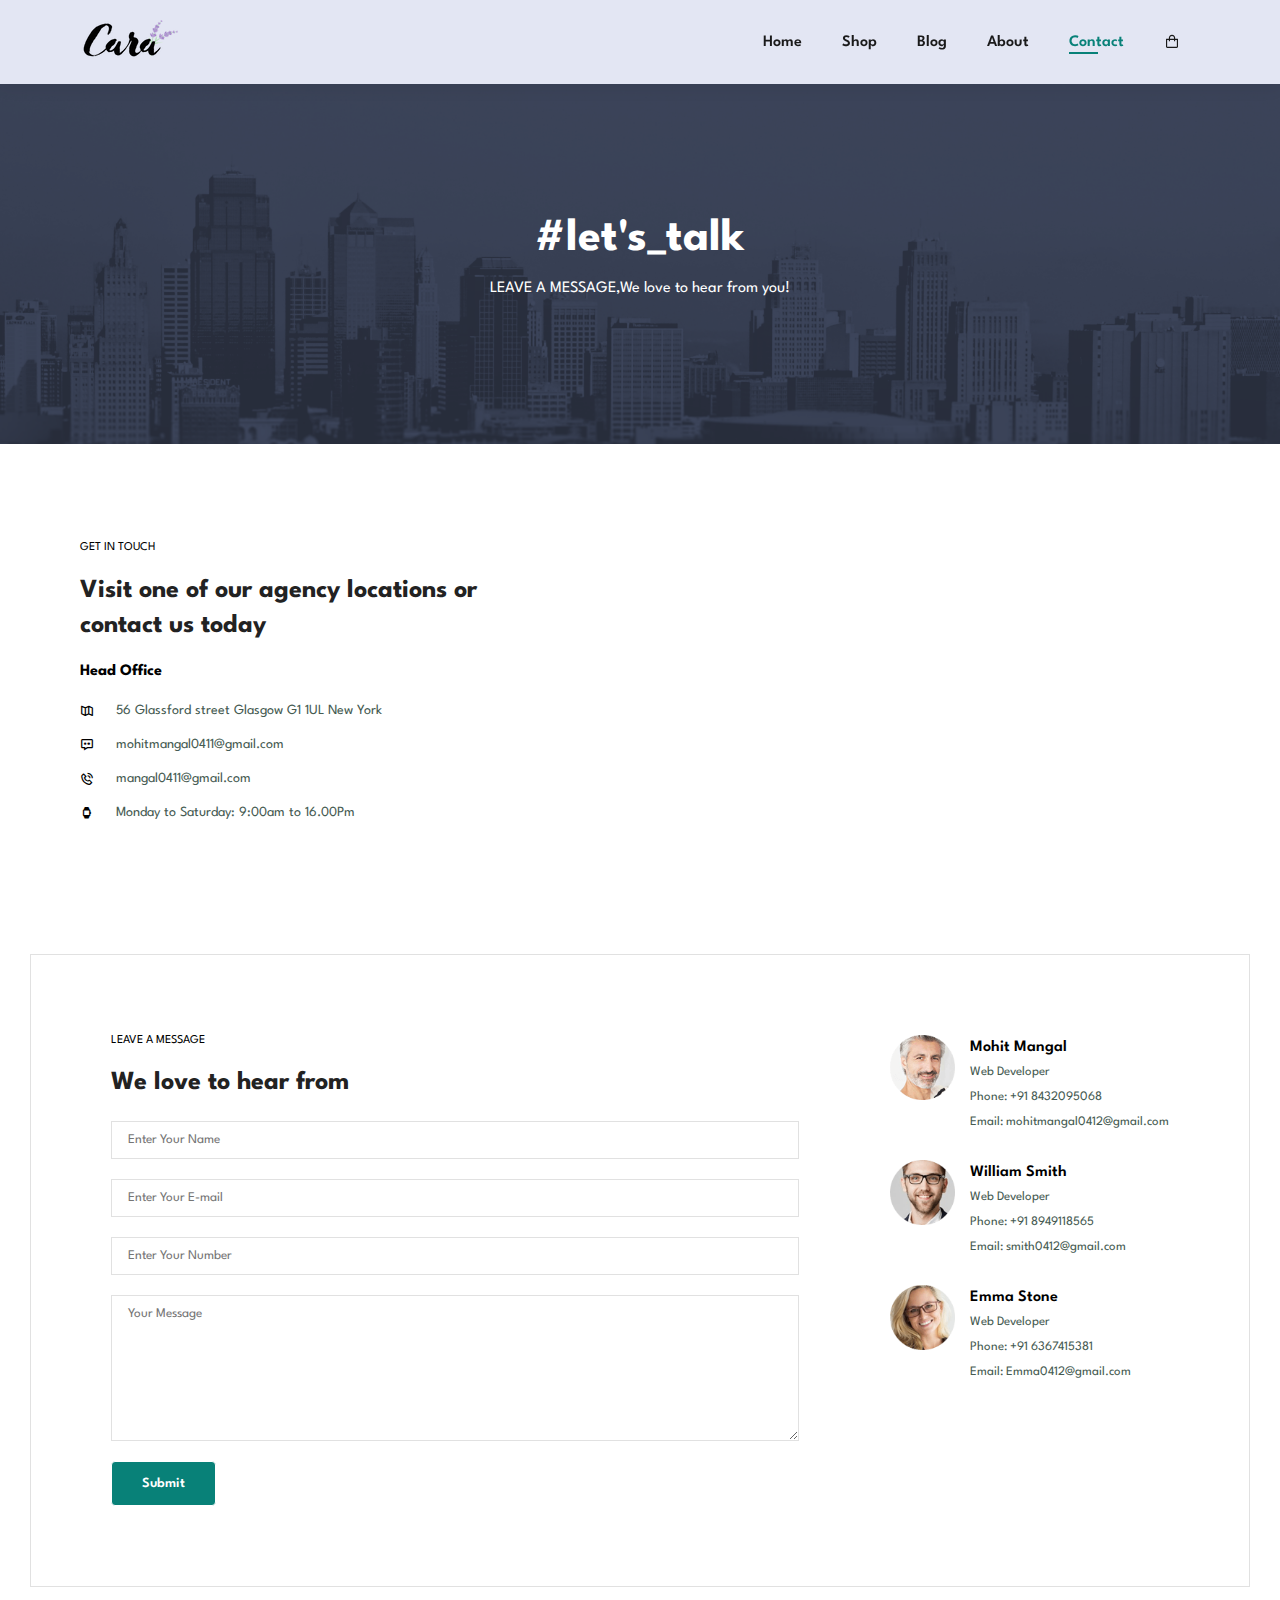
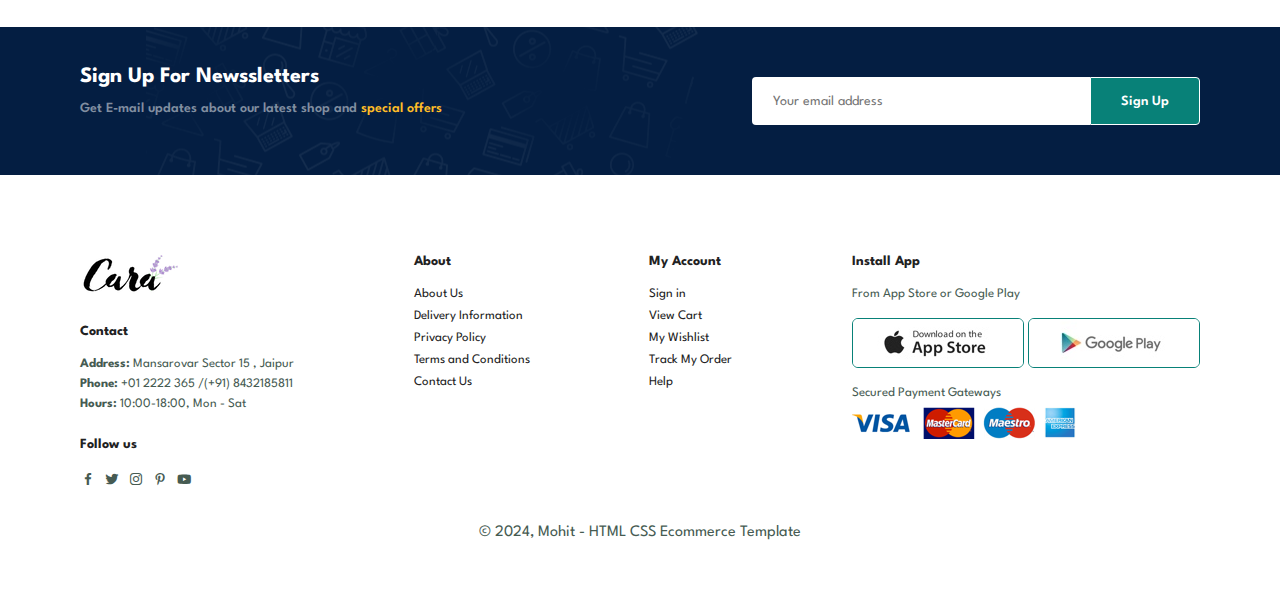
<file: Contact.html>
<!DOCTYPE html>
<html lang="en">
<head>
    <meta charset="UTF-8" />
    <meta http-equiv="X-UA-Compatible" content="IE=edge" />
    <meta name="viewport" content="width=device-width, initial-scale=1.0" />
    <title>E-commerce Website</title>
    <link
    href="https://unpkg.com/boxicons@2.1.4/css/boxicons.min.css"rel="stylesheet"/>
    <link rel="stylesheet" href="style.css" />
</head>
<body>
    <section id="header">
        <a href="#"><img src="img/logo.png" class="logo" alt="" /></a>
        <div>
        <ul id="navbar">
            <li><a href="index.html">Home</a></li>
            <li><a href="Shop.html">Shop</a></li>
            <li><a href="Blog.html">Blog</a></li>
            <li><a href="About.html">About</a></li>
            <li><a class="active" href="Contact.html">Contact</a></li>
            <li id="lg-bag"><a href="Cart.html"><i class="bx bx-shopping-bag"></i></a></li>
            <a href="#" id="close"><i class='bx bx-window-close' ></i></a>
        </ul>
        </div>
        <div id="mobile">
            <a href="Cart.html"><i class="bx bx-shopping-bag"></i></a>
            <i id="bar" class="bx bx-menu"></i>
        </div>
    </section>

    <section id="page-header"class="about-header">
        <h2>#let's_talk</h2>
        <p>LEAVE A MESSAGE,We love to hear from you!</p>
    </section>

    <section id="contact-details" class="section-p1">
        <div class="details">
            <span>GET IN TOUCH</span>
            <h2>Visit one of our agency locations or contact us today</h2>
            <h3>Head Office</h3>
            <div>
                <li>
                    <i class='bx bx-map-alt'></i>
                    <p>56 Glassford street Glasgow G1 1UL New York</p>
                </li>
                <li>
                    <i class='bx bx-message-dots' ></i>
                    <p>mohitmangal0411@gmail.com</p>
                </li>
                <li>
                    <i class='bx bx-phone-call' ></i>
                    <p>mangal0411@gmail.com</p>
                </li>
                <li>
                    <i class='bx bxs-watch-alt' ></i>
                    <p>Monday to Saturday: 9:00am to 16.00Pm</p>
                </li>
            </div>
        </div>

        <div class="map">
            <iframe src="https://www.google.com/maps/embed?pb=!1m18!1m12!1m3!1d3535.607731406606!2d77.59074957525002!3d27.605688676240977!2m3!1f0!2f0!3f0!3m2!1i1024!2i768!4f13.1!3m3!1m2!1s0x39736ce47bffc039%3A0xfe5fc3da92c6341!2sGLA%20University!5e0!3m2!1sen!2sin!4v1705660731166!5m2!1sen!2sin" width="600" height="450" style="border:0;" allowfullscreen="" loading="lazy" referrerpolicy="no-referrer-when-downgrade"></iframe>
        </div>
    </section>

    <section id="form-details">
        <form action="">
            <span>LEAVE A MESSAGE</span>
            <h2>We love to hear from</h2>
            <input type="text" placeholder="Enter Your Name">
            <input type="email" placeholder="Enter Your E-mail">
            <input type="number" placeholder="Enter Your Number">
            <textarea name="" id="" cols="30" rows="10" placeholder="Your Message"></textarea>
            <button class="normal">Submit</button>
        </form>

        <div class="people">
            <div>
                <img src="img/people/1.png" alt="">
                <p><span>Mohit Mangal</span> Web Developer <br>
                Phone: +91 8432095068 <br> Email: mohitmangal0412@gmail.com</p>
            </div>

            <div>
                <img src="img/people/2.png" alt="">
                <p><span>William Smith</span> Web Developer <br>
                Phone: +91 8949118565 <br> Email: smith0412@gmail.com</p>
            </div>

            <div>
                <img src="img/people/3.png" alt="">
                <p><span>Emma Stone</span> Web Developer <br>
                Phone: +91 6367415381 <br> Email: Emma0412@gmail.com</p>
            </div>
        </div>
    </section>

    <section id="newssletter">
        <div class="news-container section-p1 section-m1">
            <div class="newstext">
                <h4>Sign Up For Newssletters</h4>
                <p>Get E-mail updates about our latest shop and <span>special offers</span></p>
            </div>
    
            <div class="form">
                <input type="text" placeholder="Your email address">
                <button class="normal">Sign Up</button>
            </div>
        </div>
    </section>

    <footer class="section-p1">
        <div class="col">
            <img class="logo" src="img/logo.png" alt="">
            <h4>Contact</h4>
            <p><strong>Address:</strong> Mansarovar Sector 15 , Jaipur</p>
            <p><strong>Phone:</strong> +01 2222 365 /(+91) 8432185811</p>
            <p><strong>Hours:</strong> 10:00-18:00, Mon - Sat</p>
            <div class="follow">
                <h4>Follow us</h4>
                <div class="icon">
                    <i class="bx bxl-facebook"></i>
                    <i class='bx bxl-twitter'></i>
                    <i class='bx bxl-instagram'></i>
                    <i class='bx bxl-pinterest-alt'></i>
                    <i class='bx bxl-youtube' ></i>
                </div>
            </div>
        </div>

        <div class="col">
            <h4>About</h4>
            <a href="#">About Us</a>
            <a href="#">Delivery Information</a>
            <a href="#">Privacy Policy</a>
            <a href="#">Terms and Conditions</a>
            <a href="#">Contact Us</a>
        </div>

        <div class="col">
            <h4>My Account</h4>
            <a href="#">Sign in</a>
            <a href="#">View Cart</a>
            <a href="#">My Wishlist</a>
            <a href="#">Track My Order</a>
            <a href="#">Help</a>
        </div>

        <div class="col install">
            <h4>Install App</h4>
            <p>From App Store or Google Play</p>
            <div class="row">
                <img src="img/pay/app.jpg" alt="">
                <img src="img/pay/play.jpg" alt="">
            </div>
            <p>Secured Payment Gateways</p>
            <img src="img/pay/pay.png" alt="">
        </div>

        <div class="copyright">
            <p>© 2024, Mohit - HTML CSS Ecommerce Template</p>
        </div>
    </footer>


    <script src="script.js"></script>
</body>
</html>
</file>
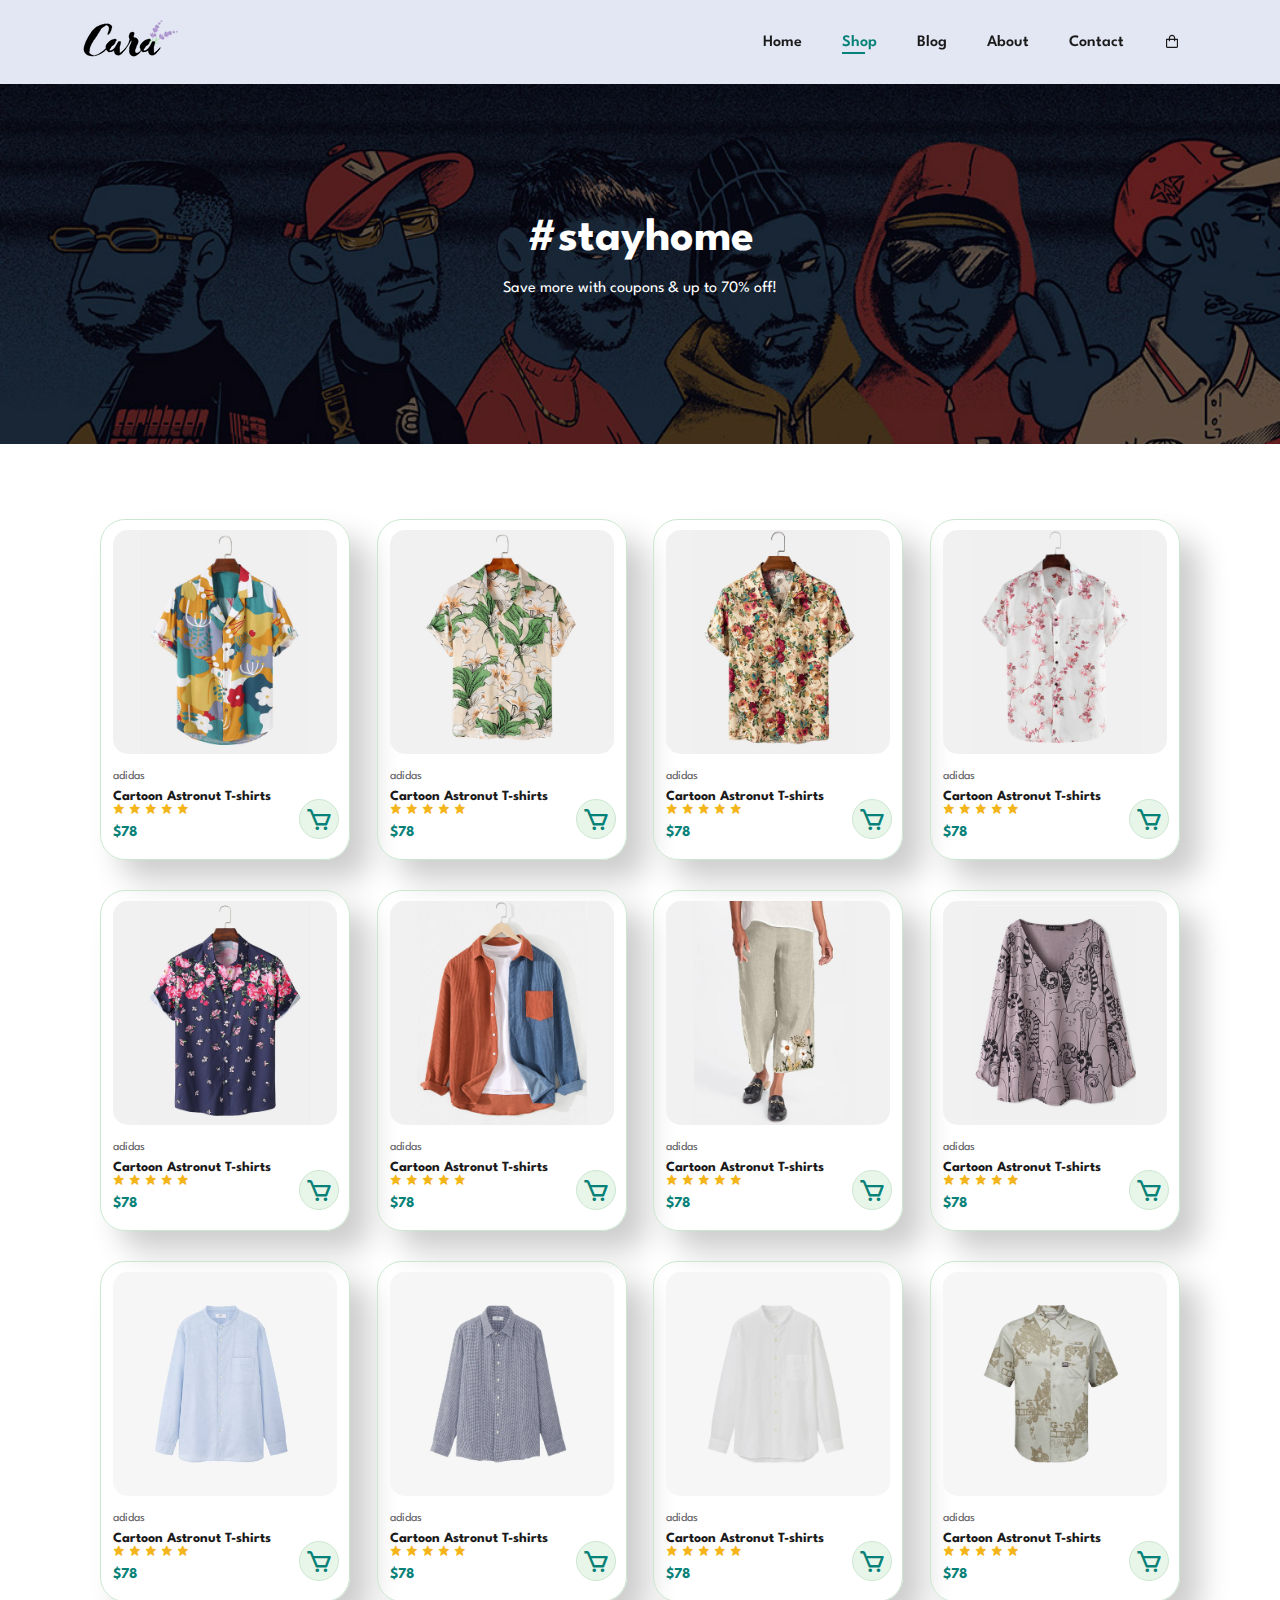
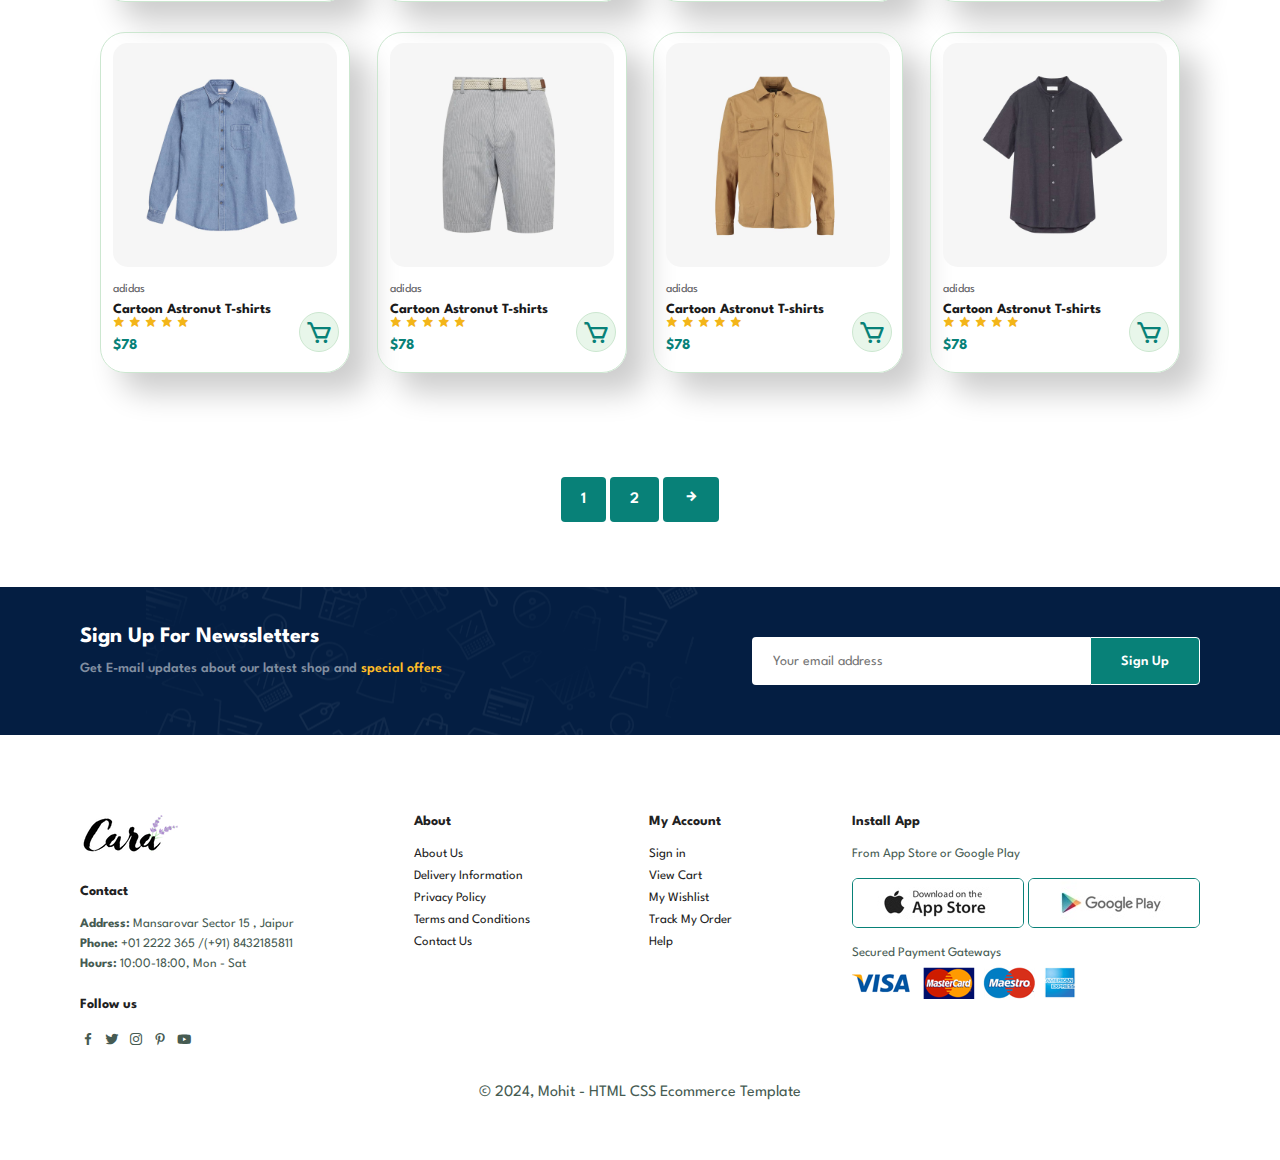
<file: Shop.html>
<!DOCTYPE html>
<html lang="en">
<head>
    <meta charset="UTF-8" />
    <meta http-equiv="X-UA-Compatible" content="IE=edge" />
    <meta name="viewport" content="width=device-width, initial-scale=1.0" />
    <title>E-commerce Website</title>
    <link
    href="https://unpkg.com/boxicons@2.1.4/css/boxicons.min.css"rel="stylesheet"/>
    <link rel="stylesheet" href="style.css" />
</head>
<body>
    <section id="header">
        <a href="#"><img src="img/logo.png" class="logo" alt="" /></a>
        <div>
        <ul id="navbar">
            <li><a href="index.html">Home</a></li>
            <li><a class="active" href="Shop.html">Shop</a></li>
            <li><a href="Blog.html">Blog</a></li>
            <li><a href="About.html">About</a></li>
            <li><a href="Contact.html">Contact</a></li>
            <li id="lg-bag"><a href="Cart.html"><i class="bx bx-shopping-bag"></i></a></li>
            <a href="#" id="close"><i class='bx bx-window-close' ></i></a>
        </ul>
        </div>
        <div id="mobile">
            <a href="Cart.html"><i class="bx bx-shopping-bag"></i></a>
            <i id="bar" class="bx bx-menu"></i>
        </div>
    </section>

    <section id="page-header">
        <h2>#stayhome</h2>
        <p>Save more with coupons & up to 70% off!</p>
    </section>


    <section id="product1" class="section-p1">
        <div class="pro-container">
            <div class="pro" onclick="window.location.href='sproduct.html';" >
                <img src="img/products/f1.jpg" alt="" />
                <div class="des">
                    <span>adidas</span>
                    <h5>Cartoon Astronut T-shirts</h5>
                    <div class="star">
                        <i class='bx bxs-star'></i>
                        <i class='bx bxs-star'></i>
                        <i class='bx bxs-star'></i>
                        <i class='bx bxs-star'></i>
                        <i class='bx bxs-star'></i>
                    </div>
                    <h4>$78</h4>
                </div>
                <a href="#"><i class="bx bx-cart cart"></i></a>
            </div>

            <div class="pro" onclick="window.location.href='sproduct.html';">
                <img src="img/products/f2.jpg" alt="" />
                <div class="des">
                    <span>adidas</span>
                    <h5>Cartoon Astronut T-shirts</h5>
                    <div class="star">
                        <i class='bx bxs-star'></i>
                        <i class='bx bxs-star'></i>
                        <i class='bx bxs-star'></i>
                        <i class='bx bxs-star'></i>
                        <i class='bx bxs-star'></i>
                    </div>
                    <h4>$78</h4>
                </div>
                <a href="#"><i class="bx bx-cart cart"></i></a>
            </div>

            <div class="pro">
                <img src="img/products/f3.jpg" alt="" />
                <div class="des">
                    <span>adidas</span>
                    <h5>Cartoon Astronut T-shirts</h5>
                    <div class="star">
                        <i class='bx bxs-star'></i>
                        <i class='bx bxs-star'></i>
                        <i class='bx bxs-star'></i>
                        <i class='bx bxs-star'></i>
                        <i class='bx bxs-star'></i>
                    </div>
                    <h4>$78</h4>
                </div>
                <a href="#"><i class="bx bx-cart cart"></i></a>
            </div>

            <div class="pro">
                <img src="img/products/f4.jpg" alt="" />
                <div class="des">
                    <span>adidas</span>
                    <h5>Cartoon Astronut T-shirts</h5>
                    <div class="star">
                        <i class='bx bxs-star'></i>
                        <i class='bx bxs-star'></i>
                        <i class='bx bxs-star'></i>
                        <i class='bx bxs-star'></i>
                        <i class='bx bxs-star'></i>
                    </div>
                    <h4>$78</h4>
                </div>
                <a href="#"><i class="bx bx-cart cart"></i></a>
            </div>

            <div class="pro">
                <img src="img/products/f5.jpg" alt="" />
                <div class="des">
                    <span>adidas</span>
                    <h5>Cartoon Astronut T-shirts</h5>
                    <div class="star">
                        <i class='bx bxs-star'></i>
                        <i class='bx bxs-star'></i>
                        <i class='bx bxs-star'></i>
                        <i class='bx bxs-star'></i>
                        <i class='bx bxs-star'></i>
                    </div>
                    <h4>$78</h4>
                </div>
                <a href="#"><i class="bx bx-cart cart"></i></a>
            </div>

            <div class="pro">
                <img src="img/products/f6.jpg" alt="" />
                <div class="des">
                    <span>adidas</span>
                    <h5>Cartoon Astronut T-shirts</h5>
                    <div class="star">
                        <i class='bx bxs-star'></i>
                        <i class='bx bxs-star'></i>
                        <i class='bx bxs-star'></i>
                        <i class='bx bxs-star'></i>
                        <i class='bx bxs-star'></i>
                    </div>
                    <h4>$78</h4>
                </div>
                <a href="#"><i class="bx bx-cart cart"></i></a>
            </div>

            <div class="pro">
                <img src="img/products/f7.jpg" alt="" />
                <div class="des">
                    <span>adidas</span>
                    <h5>Cartoon Astronut T-shirts</h5>
                    <div class="star">
                        <i class='bx bxs-star'></i>
                        <i class='bx bxs-star'></i>
                        <i class='bx bxs-star'></i>
                        <i class='bx bxs-star'></i>
                        <i class='bx bxs-star'></i>
                    </div>
                    <h4>$78</h4>
                </div>
                <a href="#"><i class="bx bx-cart cart"></i></a>
            </div>

            <div class="pro">
                <img src="img/products/f8.jpg" alt="" />
                <div class="des">
                    <span>adidas</span>
                    <h5>Cartoon Astronut T-shirts</h5>
                    <div class="star">
                        <i class='bx bxs-star'></i>
                        <i class='bx bxs-star'></i>
                        <i class='bx bxs-star'></i>
                        <i class='bx bxs-star'></i>
                        <i class='bx bxs-star'></i>
                    </div>
                    <h4>$78</h4>
                </div>
                <a href="#"><i class="bx bx-cart cart"></i></a>
            </div>
            <div class="pro">
                <img src="img/products/n1.jpg" alt="" />
                <div class="des">
                    <span>adidas</span>
                    <h5>Cartoon Astronut T-shirts</h5>
                    <div class="star">
                        <i class='bx bxs-star'></i>
                        <i class='bx bxs-star'></i>
                        <i class='bx bxs-star'></i>
                        <i class='bx bxs-star'></i>
                        <i class='bx bxs-star'></i>
                    </div>
                    <h4>$78</h4>
                </div>
                <a href="#"><i class="bx bx-cart cart"></i></a>
            </div>

            <div class="pro">
                <img src="img/products/n2.jpg" alt="" />
                <div class="des">
                    <span>adidas</span>
                    <h5>Cartoon Astronut T-shirts</h5>
                    <div class="star">
                        <i class='bx bxs-star'></i>
                        <i class='bx bxs-star'></i>
                        <i class='bx bxs-star'></i>
                        <i class='bx bxs-star'></i>
                        <i class='bx bxs-star'></i>
                    </div>
                    <h4>$78</h4>
                </div>
                <a href="#"><i class="bx bx-cart cart"></i></a>
            </div>

            <div class="pro">
                <img src="img/products/n3.jpg" alt="" />
                <div class="des">
                    <span>adidas</span>
                    <h5>Cartoon Astronut T-shirts</h5>
                    <div class="star">
                        <i class='bx bxs-star'></i>
                        <i class='bx bxs-star'></i>
                        <i class='bx bxs-star'></i>
                        <i class='bx bxs-star'></i>
                        <i class='bx bxs-star'></i>
                    </div>
                    <h4>$78</h4>
                </div>
                <a href="#"><i class="bx bx-cart cart"></i></a>
            </div>

            <div class="pro">
                <img src="img/products/n4.jpg" alt="" />
                <div class="des">
                    <span>adidas</span>
                    <h5>Cartoon Astronut T-shirts</h5>
                    <div class="star">
                        <i class='bx bxs-star'></i>
                        <i class='bx bxs-star'></i>
                        <i class='bx bxs-star'></i>
                        <i class='bx bxs-star'></i>
                        <i class='bx bxs-star'></i>
                    </div>
                    <h4>$78</h4>
                </div>
                <a href="#"><i class="bx bx-cart cart"></i></a>
            </div>

            <div class="pro">
                <img src="img/products/n5.jpg" alt="" />
                <div class="des">
                    <span>adidas</span>
                    <h5>Cartoon Astronut T-shirts</h5>
                    <div class="star">
                        <i class='bx bxs-star'></i>
                        <i class='bx bxs-star'></i>
                        <i class='bx bxs-star'></i>
                        <i class='bx bxs-star'></i>
                        <i class='bx bxs-star'></i>
                    </div>
                    <h4>$78</h4>
                </div>
                <a href="#"><i class="bx bx-cart cart"></i></a>
            </div>

            <div class="pro">
                <img src="img/products/n6.jpg" alt="" />
                <div class="des">
                    <span>adidas</span>
                    <h5>Cartoon Astronut T-shirts</h5>
                    <div class="star">
                        <i class='bx bxs-star'></i>
                        <i class='bx bxs-star'></i>
                        <i class='bx bxs-star'></i>
                        <i class='bx bxs-star'></i>
                        <i class='bx bxs-star'></i>
                    </div>
                    <h4>$78</h4>
                </div>
                <a href="#"><i class="bx bx-cart cart"></i></a>
            </div>

            <div class="pro">
                <img src="img/products/n7.jpg" alt="" />
                <div class="des">
                    <span>adidas</span>
                    <h5>Cartoon Astronut T-shirts</h5>
                    <div class="star">
                        <i class='bx bxs-star'></i>
                        <i class='bx bxs-star'></i>
                        <i class='bx bxs-star'></i>
                        <i class='bx bxs-star'></i>
                        <i class='bx bxs-star'></i>
                    </div>
                    <h4>$78</h4>
                </div>
                <a href="#"><i class="bx bx-cart cart"></i></a>
            </div>

            <div class="pro">
                <img src="img/products/n8.jpg" alt="" />
                <div class="des">
                    <span>adidas</span>
                    <h5>Cartoon Astronut T-shirts</h5>
                    <div class="star">
                        <i class='bx bxs-star'></i>
                        <i class='bx bxs-star'></i>
                        <i class='bx bxs-star'></i>
                        <i class='bx bxs-star'></i>
                        <i class='bx bxs-star'></i>
                    </div>
                    <h4>$78</h4>
                </div>
                <a href="#"><i class="bx bx-cart cart"></i></a>
            </div>
        </div>
    </section>

    <section id="pagination" class="section-p1">
        <a href="#">1</a>
        <a href="#">2</a>
        <a href="#"><i class='bx bx-right-arrow-alt'></i></a>
    </section>

    
    <section id="newssletter">
        <div class="news-container section-p1 section-m1">
            <div class="newstext">
                <h4>Sign Up For Newssletters</h4>
                <p>Get E-mail updates about our latest shop and <span>special offers</span></p>
            </div>
    
            <div class="form">
                <input type="text" placeholder="Your email address">
                <button class="normal">Sign Up</button>
            </div>
        </div>
    </section>


    <footer class="section-p1">
        <div class="col">
            <img class="logo" src="img/logo.png" alt="">
            <h4>Contact</h4>
            <p><strong>Address:</strong> Mansarovar Sector 15 , Jaipur</p>
            <p><strong>Phone:</strong> +01 2222 365 /(+91) 8432185811</p>
            <p><strong>Hours:</strong> 10:00-18:00, Mon - Sat</p>
            <div class="follow">
                <h4>Follow us</h4>
                <div class="icon">
                    <i class="bx bxl-facebook"></i>
                    <i class='bx bxl-twitter'></i>
                    <i class='bx bxl-instagram'></i>
                    <i class='bx bxl-pinterest-alt'></i>
                    <i class='bx bxl-youtube' ></i>
                </div>
            </div>
        </div>

        <div class="col">
            <h4>About</h4>
            <a href="#">About Us</a>
            <a href="#">Delivery Information</a>
            <a href="#">Privacy Policy</a>
            <a href="#">Terms and Conditions</a>
            <a href="#">Contact Us</a>
        </div>

        <div class="col">
            <h4>My Account</h4>
            <a href="#">Sign in</a>
            <a href="#">View Cart</a>
            <a href="#">My Wishlist</a>
            <a href="#">Track My Order</a>
            <a href="#">Help</a>
        </div>

        <div class="col install">
            <h4>Install App</h4>
            <p>From App Store or Google Play</p>
            <div class="row">
                <img src="img/pay/app.jpg" alt="">
                <img src="img/pay/play.jpg" alt="">
            </div>
            <p>Secured Payment Gateways</p>
            <img src="img/pay/pay.png" alt="">
        </div>

        <div class="copyright">
            <p>© 2024, Mohit - HTML CSS Ecommerce Template</p>
        </div>
    </footer>

    

    <script src="script.js"></script>
</body>
</html>
</file>
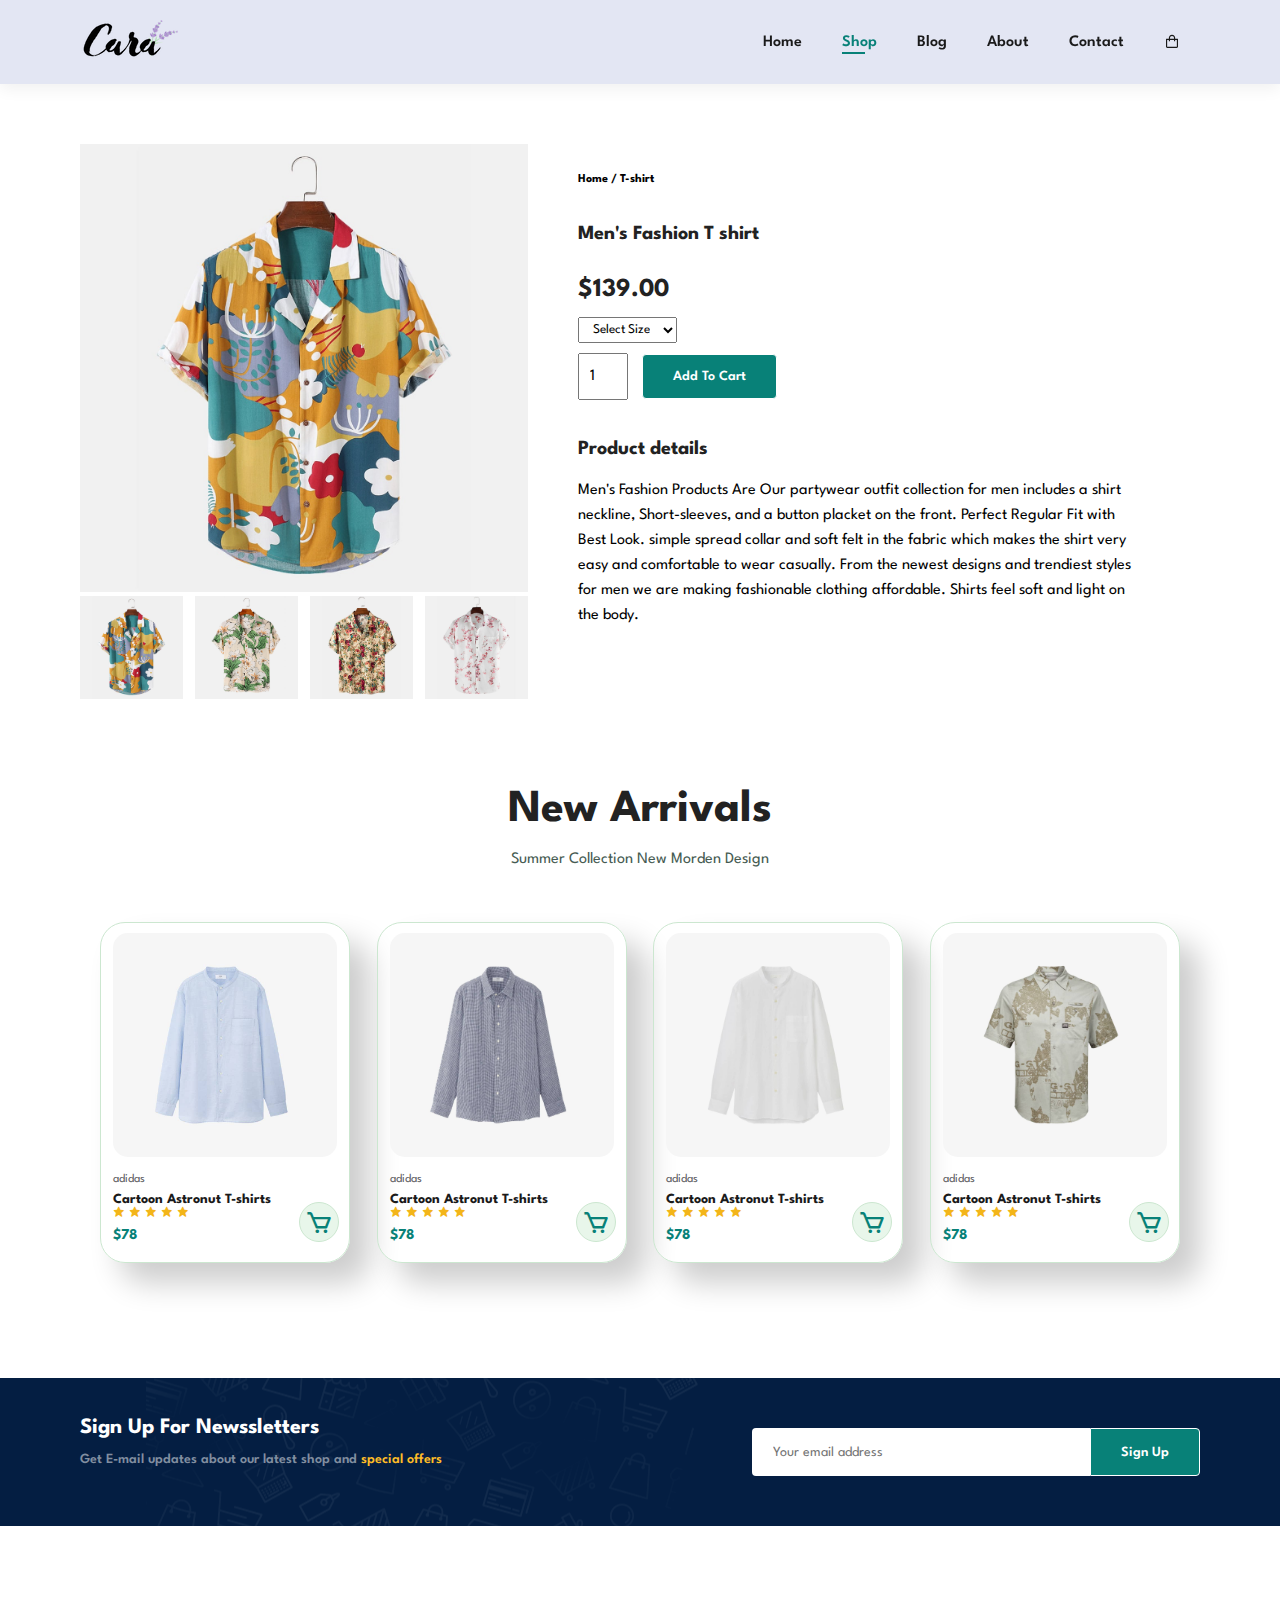
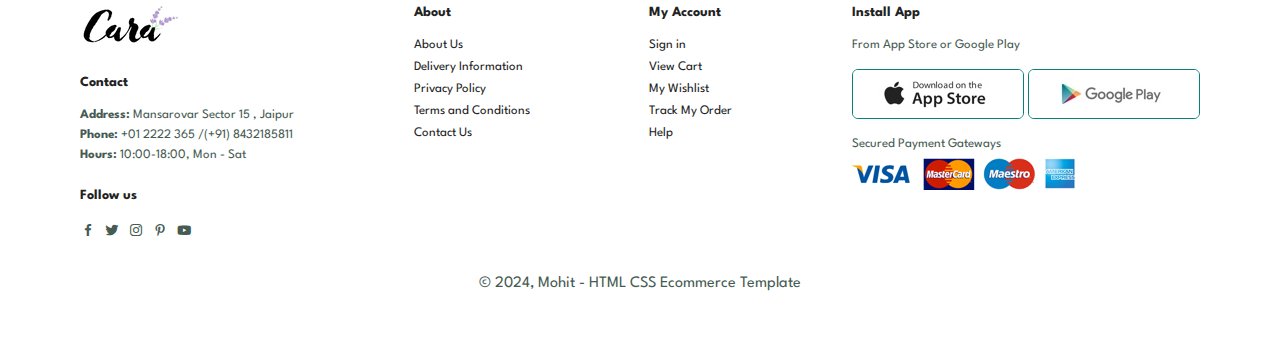
<file: sproduct.html>
<!DOCTYPE html>
<html lang="en">
<head>
    <meta charset="UTF-8" />
    <meta http-equiv="X-UA-Compatible" content="IE=edge" />
    <meta name="viewport" content="width=device-width, initial-scale=1.0" />
    <title>E-commerce Website</title>
    <link
    href="https://unpkg.com/boxicons@2.1.4/css/boxicons.min.css"rel="stylesheet"/>
    <link rel="stylesheet" href="style.css" />
</head>
<body>
    <section id="header">
        <a href="#"><img src="img/logo.png" class="logo" alt="" /></a>
        <div>
        <ul id="navbar">
            <li><a href="index.html">Home</a></li>
            <li><a class="active" href="Shop.html">Shop</a></li>
            <li><a href="Blog.html">Blog</a></li>
            <li><a href="About.html">About</a></li>
            <li><a href="Contact.html">Contact</a></li>
            <li id="lg-bag"><a href="Cart.html"><i class="bx bx-shopping-bag"></i></a></li>
            <a href="#" id="close"><i class='bx bx-window-close' ></i></a>
        </ul>
        </div>
        <div id="mobile">
            <a href="Cart.html"><i class="bx bx-shopping-bag"></i></a>
            <i id="bar" class="bx bx-menu"></i>
        </div>
    </section>

    <section id="pro-details" class="section-p1">
        <div class="single-pro-image">
            <img src="img/products/f1.jpg" width="100%" id="Mainimg" alt="">
            <div class="small-img-group">
                <div class="small-img-col">
                    <img src="img/products/f1.jpg" width="100%" class="small-img" alt="">
                </div>
                <div class="small-img-col">
                    <img src="img/products/f2.jpg" width="100%" class="small-img" alt="">
                </div>
                <div class="small-img-col">
                    <img src="img/products/f3.jpg" width="100%" class="small-img" alt="">
                </div>
                <div class="small-img-col">
                    <img src="img/products/f4.jpg" width="100%" class="small-img" alt="">
                </div>
            </div>
        </div>

        <div class="single-pro-details">
            <h6>Home / T-shirt</h6>
            <h4>Men's Fashion T shirt</h4>
            <h2>$139.00</h2>
            <select>
                <option>Select Size</option>
                <option>S</option>
                <option>M</option>
                <option>L</option>
                <option>XL</option>
                <option>XXL</option>
            </select>
            <input type="number" value="1">
            <button class="normal" >Add To Cart</button>
            <h4>Product details</h4>
            <span>Men's Fashion Products Are Our partywear outfit collection for men includes a shirt neckline, Short-sleeves, and a button placket on the front. Perfect Regular Fit with Best Look. simple spread collar and soft felt in the fabric which makes the shirt very easy and comfortable to wear casually. From the newest designs and trendiest styles for men we are making fashionable clothing affordable. Shirts feel soft and light on the body.</span>
        </div>
    </section>
    
    <section id="product1" class="section-p1">
        <h2>New Arrivals</h2>
        <p>Summer Collection New Morden Design</p>
        <div class="pro-container">
            <div class="pro">
                <img src="img/products/n1.jpg" alt="" />
                <div class="des">
                    <span>adidas</span>
                    <h5>Cartoon Astronut T-shirts</h5>
                    <div class="star">
                        <i class='bx bxs-star'></i>
                        <i class='bx bxs-star'></i>
                        <i class='bx bxs-star'></i>
                        <i class='bx bxs-star'></i>
                        <i class='bx bxs-star'></i>
                    </div>
                    <h4>$78</h4>
                </div>
                <a href="#"><i class="bx bx-cart cart"></i></a>
            </div>

            <div class="pro">
                <img src="img/products/n2.jpg" alt="" />
                <div class="des">
                    <span>adidas</span>
                    <h5>Cartoon Astronut T-shirts</h5>
                    <div class="star">
                        <i class='bx bxs-star'></i>
                        <i class='bx bxs-star'></i>
                        <i class='bx bxs-star'></i>
                        <i class='bx bxs-star'></i>
                        <i class='bx bxs-star'></i>
                    </div>
                    <h4>$78</h4>
                </div>
                <a href="#"><i class="bx bx-cart cart"></i></a>
            </div>

            <div class="pro">
                <img src="img/products/n3.jpg" alt="" />
                <div class="des">
                    <span>adidas</span>
                    <h5>Cartoon Astronut T-shirts</h5>
                    <div class="star">
                        <i class='bx bxs-star'></i>
                        <i class='bx bxs-star'></i>
                        <i class='bx bxs-star'></i>
                        <i class='bx bxs-star'></i>
                        <i class='bx bxs-star'></i>
                    </div>
                    <h4>$78</h4>
                </div>
                <a href="#"><i class="bx bx-cart cart"></i></a>
            </div>

            <div class="pro">
                <img src="img/products/n4.jpg" alt="" />
                <div class="des">
                    <span>adidas</span>
                    <h5>Cartoon Astronut T-shirts</h5>
                    <div class="star">
                        <i class='bx bxs-star'></i>
                        <i class='bx bxs-star'></i>
                        <i class='bx bxs-star'></i>
                        <i class='bx bxs-star'></i>
                        <i class='bx bxs-star'></i>
                    </div>
                    <h4>$78</h4>
                </div>
                <a href="#"><i class="bx bx-cart cart"></i></a>
            </div>
        </div>
    </section>
    

    <section id="newssletter">
        <div class="news-container section-p1 section-m1">
            <div class="newstext">
                <h4>Sign Up For Newssletters</h4>
                <p>Get E-mail updates about our latest shop and <span>special offers</span></p>
            </div>
    
            <div class="form">
                <input type="text" placeholder="Your email address">
                <button class="normal">Sign Up</button>
            </div>
        </div>
    </section>

    <footer class="section-p1">
        <div class="col">
            <img class="logo" src="img/logo.png" alt="">
            <h4>Contact</h4>
            <p><strong>Address:</strong> Mansarovar Sector 15 , Jaipur</p>
            <p><strong>Phone:</strong> +01 2222 365 /(+91) 8432185811</p>
            <p><strong>Hours:</strong> 10:00-18:00, Mon - Sat</p>
            <div class="follow">
                <h4>Follow us</h4>
                <div class="icon">
                    <i class="bx bxl-facebook"></i>
                    <i class='bx bxl-twitter'></i>
                    <i class='bx bxl-instagram'></i>
                    <i class='bx bxl-pinterest-alt'></i>
                    <i class='bx bxl-youtube' ></i>
                </div>
            </div>
        </div>

        <div class="col">
            <h4>About</h4>
            <a href="#">About Us</a>
            <a href="#">Delivery Information</a>
            <a href="#">Privacy Policy</a>
            <a href="#">Terms and Conditions</a>
            <a href="#">Contact Us</a>
        </div>

        <div class="col">
            <h4>My Account</h4>
            <a href="#">Sign in</a>
            <a href="#">View Cart</a>
            <a href="#">My Wishlist</a>
            <a href="#">Track My Order</a>
            <a href="#">Help</a>
        </div>

        <div class="col install">
            <h4>Install App</h4>
            <p>From App Store or Google Play</p>
            <div class="row">
                <img src="img/pay/app.jpg" alt="">
                <img src="img/pay/play.jpg" alt="">
            </div>
            <p>Secured Payment Gateways</p>
            <img src="img/pay/pay.png" alt="">
        </div>

        <div class="copyright">
            <p>© 2024, Mohit - HTML CSS Ecommerce Template</p>
        </div>
    </footer>

    
<script src="script.js"></script>
</body>
</html>
</file>
<file: style.css>
@import url("https://fonts.googleapis.com/css2?family=Spartan:wght@100;200;300;400;500;600;700;800;900&display=swap");

* {
    margin: 0;
    padding: 0;
    box-sizing: border-box;
    font-family: "Spartan", sans-serif;
}

html {
    scroll-behavior: smooth;
}

/* Global Styles */

h1 {
    font-size: 50px;
    line-height: 64px;
    color: #222;
}

h2 {
    font-size: 46px;
    line-height: 54px;
    color: #222;
}

h4 {
    font-size: 20px;
    color: #222;
}

h6 {
    font-weight: 700;
    font-size: 12px;
}

p {
    font-size: 16px;
    color: #465b52;
    margin: 15px 0 20px 0;
}

.section-p1 {
    padding: 40px 80px;
}

.section-p2{
    padding: 10px 80px;
}

.section-m1 {
    margin: 40px 0;
}
button.normal{
    font-size: 14px;
    font-weight: 600;
    padding: 15px 30px;
    color: #000;
    background-color: #fff;
    border-radius: 4px;
    cursor: pointer;
    border: 1px solid ;
    outline: none;
    transition: 0.2s ease;
}

button.white{
    font-size: 13px;
    font-weight: 600;
    padding: 11px 18px;
    color: #fff;
    background-color: transparent;
    cursor: pointer;
    border: 1px solid #fff ;
    outline: none;
    transition: 0.2s ease;
}


body {
    width: 100%;
}

#header{
    display: flex;
    align-items: center;
    justify-content: space-between;
    padding: 20px 80px;
    background-color: #e3e6f3;
    box-shadow: 0 5px 15px rgba(0, 0, 0, 0.06);
    z-index: 1;
    position: sticky;
    top: 0;
    left: 0;
}

#navbar{
    display: flex;
    align-items: center;
    justify-content: center;
}

#navbar li{
    list-style: none;
    padding: 0 20px;
    position: relative;
    
}

#navbar li a{
    text-decoration: none;
    font-weight: 600;
    color: #1a1a1a;
    transition: 0.3s ease;
}

#navbar li a:hover , #navbar li a.active{
    color: #088178;
}

#navbar li a.active::after , #navbar li a:hover::after{
    content:"";
    width: 30%;
    height: 2px;
    background: #088178;
    position: absolute;
    bottom: -4px;
    left: 20px;
}

#mobile{
    display:none;
    align-items: center;
}

#close{
    display: none;
}


#hero{
    background-image: url("img/hero4.png");
    height: 90vh;
    width: 100%;
    background-size: cover;
    background-position: top 25% right 0;
    padding: 0 80px;
    display: flex;
    flex-direction: column;
    align-items: flex-start;
    justify-content: center;
}

#hero h4{
    padding-bottom: 15px;
}

#hero h1{
    color: #088178;
}

#hero button{
    background-image: url("img/button.png");
    background-size: cover;
    background-color: transparent;
    color: #088178;
    border: 0;
    padding: 14px 80px ;
    background-repeat: no-repeat;
    cursor: pointer;
    font-size: 14px;
    font-weight: 700;
}
#feature {
    display: flex;
    align-items: center;
    justify-content: space-between;
    flex-wrap: wrap;
    /* background-color:grey; */
}
#feature .fe-box{
    width: 180px;
    text-align: center;
    padding: 25px 15px;
    box-shadow: 20px 20px 34px rgba(0, 0, 0, 0.03);
    border: 1px solid #cce7d0;
    
}

#feature .fe-box:hover{
    box-shadow: 10px 10px 54px rgba(72, 62, 221, 0.1);
}

#feature .fe-box img{
    width: 100%;
    margin-bottom: 10px;
}

#feature .fe-box h6{
    display: inline-block;
    padding: 9px 8px 6px 8px;
    line-height: 1;
    border-radius:10px;
    color: #088178;
    background-color: #fddde4;
}

#feature .fe-box:nth-child(2) h6{
    background-color:#cdebbc;
}

#feature .fe-box:nth-child(3) h6 {
    background: color #d1e8f2;;
}

#feature .fe-box:nth-child(4) h6 {
    background-color:#cdd4f8;
}

#feature .fe-box:nth-child(5) h6 {
    background-color:#f6dbf6;
}
#feature .fe-box:nth-child(6) h6 {
    background-color:#fff2e5;
}

#product1{
    text-align: center;

}

#product1 .pro-container{
    display: flex;
    align-items: center;
    justify-content: space-between;
    padding: 20px;
    flex-wrap: wrap;
}
#product1 .pro{
    width: 23%;
    min-width: 250px;
    padding: 10px 12px;
    border: 1px solid #cce7d0;
    border-radius: 25px;
    cursor: pointer;
    box-shadow: 20px 20px 30px rgb(0, 0, 0,0.2);
    margin: 15px 0;
    transition: 0.2s ease;
    position: relative;
}

#product1 .pro img{
    width: 100%;
    border-radius:15px;
}

#product1 .pro:hover{
    box-shadow: 20px 20px 30px rgb(0, 0, 0, 0.06);
}

#product1 .pro .des{
    text-align:start;
    padding: 10px 0 ;
}
#product1 .pro .des span{
    color: #606063;
    font-size: 12px;
}

#product1 .pro .des h5{
    padding-top: 7px;
    color: #1a1a1a;
    font-size: 14px;
}

#product1 .pro .des i{
    font-size: 12px;
    color: rgb(243,181,25);
}

#product1 .pro .des h4{
    padding-top: 7px;
    font-size: 15px;
    font-weight: 700;
    color: #088178;
}

#product1 .pro .cart{
    width: 40px;
    font-size: 175%;
    height:40px;
    line-height: 40px;
    border-radius: 50%;
    background-color: #e8f6ea;
    font-weight: 500;
    color: #088178;
    border: 1px solid #cce7d0;
    position: absolute;
    bottom: 20px;
    right: 10px;
}

#banner{
    display: flex;
    flex-direction: column;
    align-items: center;
    justify-content: center;
    text-align: center;
    background-image: url("img/banner/b2.jpg");
    width: 100%;
    height: 40vh;
    background-size: cover;
    background-position: center;
}

#banner h4{
    color: #fff;
    font-size: 16px;
}

#banner h2{
    color: #fff;
    font-size: 30px;
    padding: 10px;
}

#banner h2 span{
    color: #ef3636;
}

#banner button:hover{
    background-color: #088178;
    color: #fff;
}

#sm-banner .pro-container{
    display: flex;
    justify-content: space-between;
    padding: 0 20px;
    flex-wrap: wrap;
}

#sm-banner .pro-container .pro{
    width: 48%;
    height: 50vh;
    padding: 10px 12px;
    display: flex;
    flex-direction: column;
    justify-content: center;
    align-items: flex-start;
    background-image: url("img/banner/b17.jpg");
    background-size: cover;
    background-position: center;
    margin: 15px 0;
    transition: 0.2s ease;
}

#sm-banner .pro-container .pro2{
    background-image: url("img/banner/b10.jpg");
}

#sm-banner .pro-container .pro h4{
    color: #fff;
    font-size: 20px;
    font-weight: 300;
}

#sm-banner .pro-container .pro h2{
    color: #fff;
    font-size: 28px;
    font-weight: 800;
}

#sm-banner .pro-container .pro span{
    color: #fff;
    font-size: 14;
    font-weight: 500;
    padding-bottom: 15px;
}

#sm-banner .pro-container .pro:hover button{
    background-color: #088178;
    border:1px solid #088178;
}

#new-banner .pro-container{
    display: flex;
    justify-content: space-between;
    padding: 0 100px;
    flex-wrap: wrap;
}
#new-banner .pro-container .pro{
    min-width: 30%;
    height: 30vh;
    padding: 20px;
    display: flex;
    flex-direction: column;
    justify-content: center;
    align-items: flex-start;
    background-image: url("img/banner/b7.jpg");
    background-size: cover;
    background-position: center;
    margin-bottom: 20px;
    transition: 0.2s ease;
}
#new-banner .pro-container .pro1{
    background-image: url("img/banner/b4.jpg");
}
#new-banner .pro-container .pro2{
    background-image: url("img/banner/b18.jpg");
}

#new-banner .pro-container .pro h2{
    color: #fff;
    font-size: 22px;
    font-weight: 900;
}

#new-banner .pro-container .pro h3{
    color: #ec544e;
    font-size: 15px;
    font-weight: 800;
}


#newssletter .news-container{
    display:flex;
    justify-content: space-between;
    align-items: center;
    flex-wrap:wrap;
    background-image: url("img/banner/b14.png");
    background-repeat:no-repeat;
    background-position: 20% 30%;
    background-color: #041e42;
}

#newssletter .news-container .newstext h4{
    font-size: 22px;
    font-weight: 700;
    color: #fff;
}

#newssletter .news-container .newstext p{
    font-size: 14px;
    font-weight: 600;
    color: #818ea0;
}
#newssletter .news-container .newstext p span{
    color: #ffbd27;
}

#newssletter .news-container .form{
    display: flex;
    width: 40%;
}
#newssletter .news-container .form input{
    height: 3rem;
    padding: 0 1.25rem;
    font-size: 14px;
    width: 100%;
    border: 1px solid transparent;
    border-radius: 4px;
    outline: none;
    border-top-right-radius: 0;
    border-bottom-right-radius: 0;
}

#newssletter .news-container .form button{
    background-color: #088178;
    color: #fff;
    white-space: nowrap;
    border-top-left-radius: 0;
    border-bottom-left-radius: 0;
}

footer{
    display: flex;
    flex-wrap: wrap;
    justify-content: space-between;
}

footer .col{
    display: flex;
    flex-direction: column;
    align-items: flex-start;
    margin-bottom: 20px;
}

footer .col .logo{
    margin-bottom: 30px;
}

footer .col p{
    font-size: 13px;
    margin: 0 0 8px 0;
}

footer .col h4{
    font-size: 14px;
    padding-bottom: 20px;
}

footer .col a{
    font-size: 13px;
    text-decoration: none;
    color: #222;
    margin-bottom: 10px;
}

footer .col .follow{
    margin-top: 20px;
}

footer .col .follow .icon i{
    color: #465b52;
    padding-right:4px;
    cursor: pointer;
}

footer .install .row img{
    border: 1px solid #088178;
    border-radius: 6px;
    margin: 10px 0 15px 0;
}

footer .col .follow .icon i:hover,footer .col a:hover{
    color: #088178;
}

.copyright{
    width: 100%;
    text-align: center;
}

#page-header{
    background-image: url("img/banner/b1.jpg");
    background-size: cover;
    width: 100%;
    height: 40vh;
    display: flex;
    justify-content: center;
    text-align: center;
    flex-direction: column;
    padding: 14px ;
}

#page-header h2, #page-header p{
    color: #fff;
}



#pagination{
    text-align: center;
}

#pagination a{
    text-decoration: none;
    background-color: #088178;
    padding: 15px 20px;
    color: #fff;
    border-radius: 4px;
    font-weight: 600;
}

#pagination a i{
    font-size: 16px;
    font-weight: 900;
}

#pro-details{
    display: flex;
    margin-top: 20px;
}

#pro-details .single-pro-image{
    width: 40%;
    margin-right: 50px;
}

#pro-details .single-pro-image .small-img-group{
    display: flex;
    justify-content: space-between;
}

#pro-details .single-pro-image .small-img-group .small-img-col{
    flex-basis: 23%;
    cursor: pointer;
}

#pro-details .single-pro-details{
    width: 50%;
    padding-top: 30px;
}

#pro-details .single-pro-details h4{
    padding: 40px 0 20px 0;
}

#pro-details .single-pro-details h2{
    font-size: 26px;
}

#pro-details .single-pro-details select{
    display: block;
    padding: 5px 10px;
    margin-bottom: 10px;
}

#pro-details .single-pro-details input{
    width: 50px;
    height: 47px;
    padding-left: 10px;
    font-size: 1rem;
    margin-right: 10px;
}

#pro-details .single-pro-details input:focus{
    outline: none;
}
#pro-details .single-pro-details button{
    background-color: #088178;
    color: #fff;
}

#pro-details .single-pro-details span{
    line-height: 25px;
}


#page-header.blog-header{
    background-image: url("img/banner/b19.jpg");
}

#blog{
    padding: 150px 150px 0 150px;
}

#blog .blog-box{
    display: flex;
    align-items: center;
    width: 100%;
    position: relative;
    padding-bottom: 90px;
}

#blog .blog-box .blog-img{
    width: 50%;
    margin-right: 40px;
}

#blog .blog-box .blog-img img{
    width: 100%;
    height: 300px;
    object-fit: cover;
}
#blog .blog-box .blog-details{
    width: 50%;
}

#blog .blog-box .blog-details a{
    text-decoration: none;
    font-size: 11px;
    color: #000;
    font-weight: 700;
    position: relative;
    transition: 0.3s ease;
}

#blog .blog-box .blog-details a::after{
    content:"";
    width: 50px;
    height: 1px;
    background-color: #000;
    position: absolute;
    top: 4px;
    right: -60px;
}

#blog .blog-box .blog-details a:hover{
    color: #088178;
}

#blog .blog-box .blog-details a:hover::after{
    background-color: #088178;
}

#blog .blog-box h1{
    position: absolute;
    top: -40px;
    left: 0;
    font-size: 70px;
    font-weight: 700;
    color: #c9cbce;
    z-index: -9;
}


#page-header.about-header{
    background-image: url("img/about/banner.png");
}

#about-head{
    display: flex;
    align-items: center;
}
#about-head img{
    width: 50%;
    height: auto;
    /* padding-right: 40px; */
}

#about-head div{
    padding-left: 40px ;
}


#about-app{
    text-align: center;
}

#about-app .video{
    width: 70%;
    height: 100%;
    margin: 30px auto 0 auto;
}

#about-app .video video{
    width: 100%;
    height: 100%;
    border-radius: 20px;
}

#contact-details{
    display: flex;
    align-items: center;
    justify-content: space-between;
}

#contact-details .details{
    width: 40%;
}

#contact-details .details span,
#form-details form span{
    font-size: 12px;
}

#contact-details .details h2,
#form-details form h2{
    font-size: 26px;
    line-height: 35px;
    padding: 20px 0;
}

#contact-details .details h3{
    font-size: 16px;
    padding-bottom: 15px;
}

#contact-details .details li{
    list-style: none;
    display: flex;
    padding: 10px 0 ;
}

#contact-details .details li i{
    font-size: 14px;
    padding-right: 22px;
}

#contact-details .details li p{
    font-size: 14px;
    margin: 0;
}

#contact-details .map{
    width: 55%;
    height: 400px;
}

#contact-details .map iframe{
    width: 100%;
    height: 100%;
}

#form-details{
    display: flex;
    justify-content: space-between;
    flex-wrap: wrap;
    margin: 30px;
    padding: 80px;
    border: 1px solid #e1e1e1;
}
#form-details form{
    width: 65%;
    display: flex;
    flex-direction: column;
    align-items: flex-start;
}

#form-details form input,
#form-details form textarea{
    width: 100%;
    padding: 12px 16px;
    outline: none;
    margin-bottom: 20px;
    border: 1px solid #e1e1e1;
}

#form-details form button{
    background-color: #088178;
    color: #fff;
    cursor: pointer;
}

#form-details .people div{
    padding-bottom: 25px;
    display: flex;
    align-items: flex-start;
}

#form-details .people div img{
    width: 65px;
    height: 65px;
    object-fit: cover;
    margin-right: 15px;
}

#form-details .people div p{
    margin: 0;
    font-size: 13px;
    line-height: 25px;
}

#form-details .people div p span{
    display: block;
    font-size: 16px;
    font-weight: 600;
    color:#000;
}


#cart {
    overflow-x: auto;
}
#cart table{
    width: 100%;
    border-collapse: collapse;
    table-layout: fixed;
    white-space: nowrap;
}

#cart table img{
    width: 50%;
}

#cart table td:nth-child(1){
    width: 100px;
    text-align: center;
}

#cart table td:nth-child(2),
#cart table td:nth-child(4),
#cart table td:nth-child(5),
#cart table td:nth-child(6){
    width: 150px;
    text-align: center;
}

#cart table td:nth-child(3){
    width: 250px;
    text-align: center;
}

#cart table td:nth-child(5) input  {
    width: 70px;
    padding: 10px 5px 10px 15px;
}

#cart table thead{
    border: 1px solid #e2e9e1;
    border-left: none;
    border-right: none;
}

#cart table thead td{
    font-weight: 700;
    text-transform: uppercase;
    font-size: 13px;
    padding: 18px 0;
}

#cart table tbody tr td{
    padding-top: 15px;
}

#cart table tbody td{
    font-size: 13px;
}


#cart-add {
    display: flex;
    justify-content: space-between;
    flex-wrap: wrap;
}

#cart-add #coupon{
    width: 50%;
    margin-bottom: 30px;
}

#cart-add #coupon h3,
#cart-add #subtotal h3{
    padding-bottom: 15px;
}

#cart-add #coupon input{
    padding: 10px 20px;
    outline: none;
    width: 60%;
    margin-right: 10px;
    border: 1px solid #e2e9e1;
}

#cart-add #coupon button,

#cart-add #subtotal button{
    background-color: #088178;
    color: #fff;
    padding: 12px 20px;
}

#cart-add #subtotal{
    width: 50%;
    margin-bottom: 30px;
    border: 1px solid #e2e9e1;
    padding: 30px;
}

#cart-add #subtotal table{
    border-collapse: collapse;
    width: 100%;
    margin-bottom: 20px;
}

#cart-add #subtotal table td{
    width: 50%;
    border: 1px solid #e2e9e1;
    padding: 10px;
    font-size: 13px;
}




/* Responsive Website */
@media (max-width:799px){
    .section-p1{
        padding:40px 40px;
    }
    #navbar{
        display: flex;
        flex-direction: column;
        align-items: flex-start;
        justify-content: flex-start;
        position: fixed;
        top: 0;
        right: -300px;
        height: 100vh;
        width: 300px;
        background-color:#E3E6F3;
        box-shadow: 0 40px 60px rgba(0, 0, 0, 0.1) ;
        padding: 80px 0 0 10px;
        transition: 0.3s;
    }

    #navbar.active{
        right: 0px;
    }
    #navbar li{
        margin-bottom: 25px;
    }

    #mobile{
        display:flex;
        align-items: center;
    }
    #mobile i{
        color: #1a1a1a;
        font-size: 24px;
        padding-left:20px;
    }

    #close{
        display: initial;
        position: absolute;
        top: 30px;
        left: 30px;
        font-size: 22px;
        color: #222;
    }

    #lg-bag{
        display: none;
    }

    #hero {
        height: 70vh;
        background-position: top 30% right 30%;
        padding: 0 80px;
    }

    #feature {
        justify-content: center;
    }

    #feature .fe-box {
    margin: 15px 15px;
    }

    #product1 .pro-container{
        justify-content: center;
    }

    #product1 .pro{
        margin: 15px;
    }

    #banner{
        height: 20vh;
    }

    #sm-banner .pro-container .pro{
        min-width: 100%;
        height: 30vh;
    }

    #new-banner {
        padding: 0 0px;
    }
    
    #new-banner  .pro{
        width: 28%;
    }

    #newssletter .news-container .form {
        width: 70%;
    }

    /* Contact Page */
    #form-details{
        padding: 40px;
    }

    #form-details form{
        width: 50%;
    }

}

@media (max-width:477px){

    .section-p1{
        padding: 20px;
    }

    #header{
        padding: 10px 30px;
    }

    h1{
        font-size: 38px;
    }
    
    h2{
        font-size: 32px;
    }

    #hero{
        padding: 0 20px;
        background-position: 55%;
    }

    #feature{
        justify-content: space-between;
    }

    #feature .fe-box{
        width: 155px;
        margin: 0 0 15px 0;
    }

    #product1 .pro{
        width: 100%;
    }

    #banner{
        height: 40vh;
    }

    #sm-banner .pro-container .pro {
        display: none;
    }

    #new-banner .pro-container{
        padding: 0 20px;
    }

    #new-banner .pro-container .pro{
        width: 100%;
    }

    #newssletter{
        padding: 20px 20px;
    }

    #newssletter .news-container .form{
        width: 100%;
    }

    footer .copyright{
        text-align: center;
    }

    /* Single Product */

    #pro-details{
        display: flex;
        flex-direction: column;
    }

    #pro-details .single-pro-image{
        width: 100%;
    }

    #pro-details .single-pro-details{
        width: 100%;
    }

    /* Blog Page */

    #blog{
        padding: 100px 20px 0 20px;
    }
    #blog .blog-box{
        display: flex;
        flex-direction: column;
        align-items: flex-start;
    }

    #blog .blog-box .blog-img{
        width: 100%;
        margin-bottom: 30px;
    }

    #blog .blog-box .blog-details{
        width: 100%;
    }

    /* About page */
    #about-head{
        flex-direction: column;
    }

    #about-head img{
        width: 100%;
        margin-bottom: 20px;
    }

    #about-head div{
        padding-left: 0;
    }

    #about-app .video{
        width: 100%;
    }

    /* Contact Page */
    #contact-details {
        flex-direction: column;
    }

    #contact-details .details{
        width: 100%;
        margin-bottom: 30px;
    }

    #contact-details .map{
        width: 100%;
    }

    #form-details{
        margin: 10px;
        padding: 30px 10px;
    }

    #form-details form{
        width: 100%;
        margin-bottom: 30px;
    }

    /* Cart page */

    #cart-add{
        flex-direction: column;
    }

    #cart-add #coupon{
        width: 100%;
    }

    #cart-add #subtotal{
        width: 100%;
        padding: 20px;
    }
}
</file>
